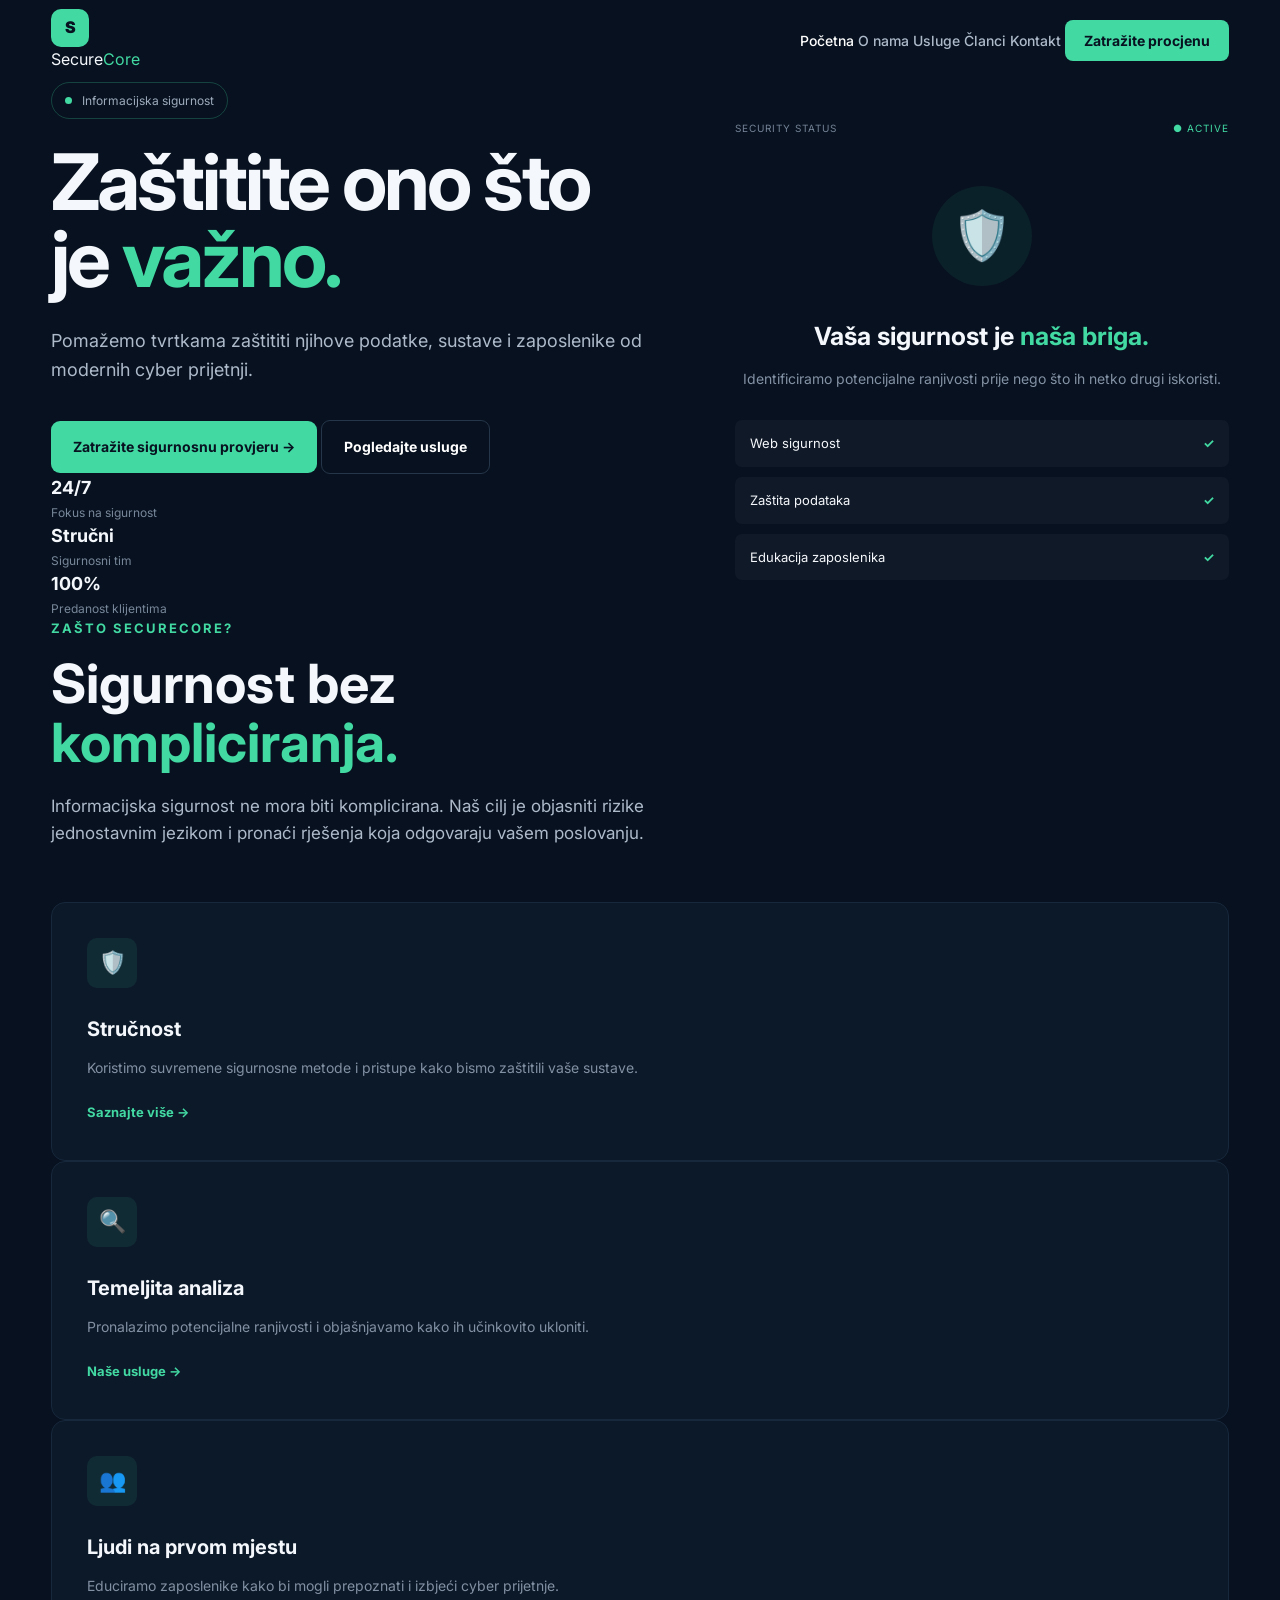
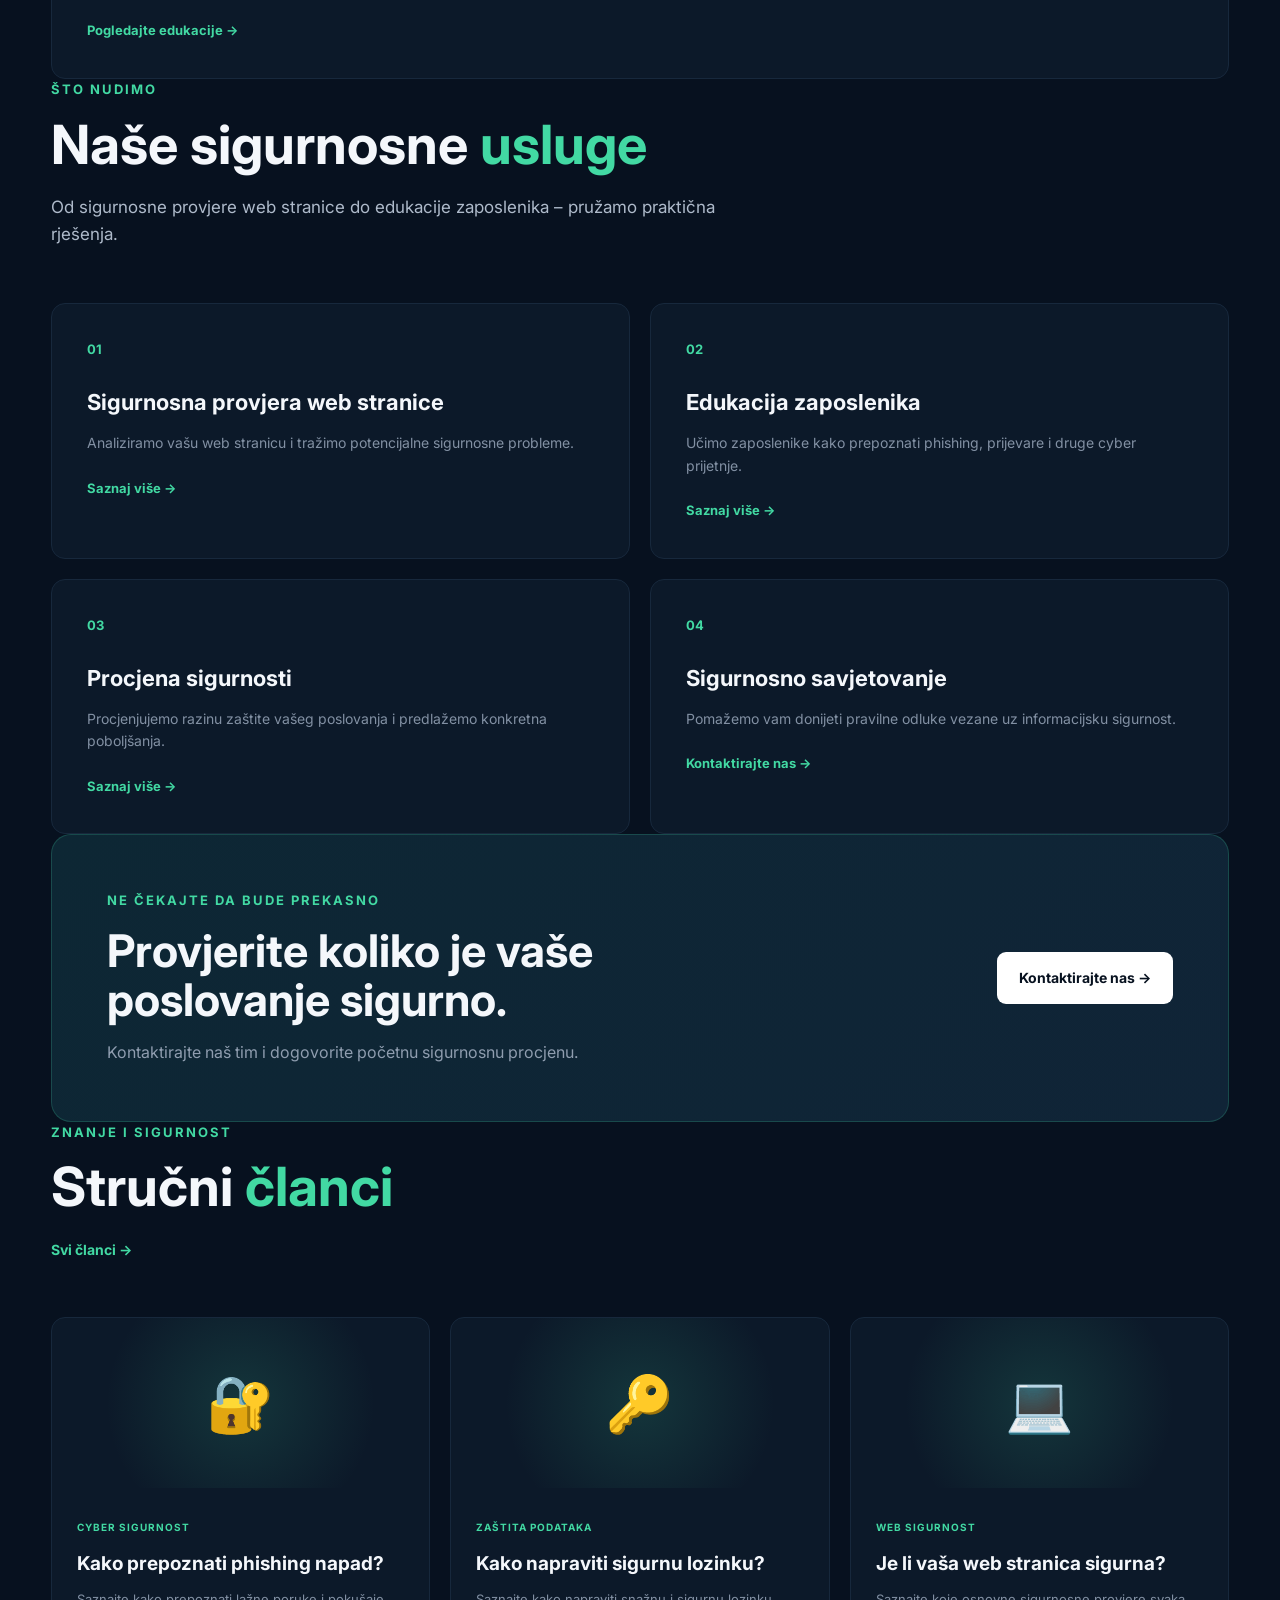
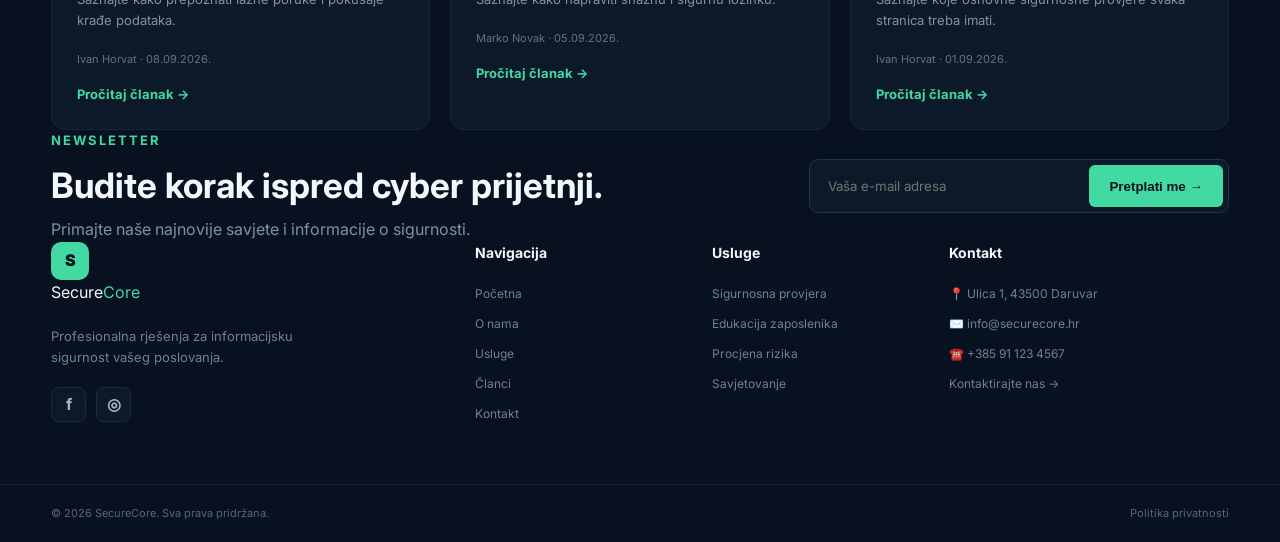
<file: index.html>
<!DOCTYPE html>
<html lang="hr">

<head>
    <meta charset="UTF-8">
    <meta name="viewport" content="width=device-width, initial-scale=1.0">

    <title>SecureCore | Informacijska sigurnost</title>

    <meta name="description"
        content="SecureCore pruža profesionalna rješenja iz područja informacijske sigurnosti, sigurnosne provjere, edukacije i savjetovanja.">

    <link rel="stylesheet" href="style.css">

    <link rel="preconnect" href="https://fonts.googleapis.com">
    <link rel="preconnect" href="https://fonts.gstatic.com" crossorigin>

    <link href="https://fonts.googleapis.com/css2?family=Inter:wght@400;500;600;700;800&display=swap"
        rel="stylesheet">
</head>

<body>

    <!-- HEADER -->

    <header class="header">

        <div class="container nav">

            <a href="index.html" class="logo">
                <span class="logo-icon">S</span>
                <span>Secure<span>Core</span></span>
            </a>

            <nav class="navigation">

                <a href="index.html" class="active">Početna</a>
                <a href="onama.html">O nama</a>
                <a href="usluge.html">Usluge</a>
                <a href="clanci.html">Članci</a>
                <a href="kontakt.html">Kontakt</a>

                <a href="kontakt.html" class="nav-button">
                    Zatražite procjenu
                </a>

            </nav>

        </div>

    </header>


    <!-- HERO -->

    <main>

        <section class="hero">

            <div class="container hero-content">

                <div class="hero-text">

                    <div class="badge">
                        <span></span>
                        Informacijska sigurnost
                    </div>

                    <h1>
                        Zaštitite ono što je
                        <span>važno.</span>
                    </h1>

                    <p>
                        Pomažemo tvrtkama zaštititi njihove podatke,
                        sustave i zaposlenike od modernih cyber prijetnji.
                    </p>

                    <div class="hero-buttons">

                        <a href="kontakt.html" class="button primary">
                            Zatražite sigurnosnu provjeru →
                        </a>

                        <a href="usluge.html" class="button secondary">
                            Pogledajte usluge
                        </a>

                    </div>

                    <div class="trust">

                        <div class="trust-item">
                            <strong>24/7</strong>
                            <span>Fokus na sigurnost</span>
                        </div>

                        <div class="trust-item">
                            <strong>Stručni</strong>
                            <span>Sigurnosni tim</span>
                        </div>

                        <div class="trust-item">
                            <strong>100%</strong>
                            <span>Predanost klijentima</span>
                        </div>

                    </div>

                </div>


                <div class="security-card">

                    <div class="card-top">

                        <span>SECURITY STATUS</span>

                        <span class="status">
                            ● ACTIVE
                        </span>

                    </div>

                    <div class="shield">
                        🛡️
                    </div>

                    <h3>
                        Vaša sigurnost je
                        <span>naša briga.</span>
                    </h3>

                    <p>
                        Identificiramo potencijalne ranjivosti
                        prije nego što ih netko drugi iskoristi.
                    </p>

                    <div class="security-lines">

                        <div>
                            <span>Web sigurnost</span>
                            <b>✓</b>
                        </div>

                        <div>
                            <span>Zaštita podataka</span>
                            <b>✓</b>
                        </div>

                        <div>
                            <span>Edukacija zaposlenika</span>
                            <b>✓</b>
                        </div>

                    </div>

                </div>

            </div>

        </section>


        <!-- ZAŠTO MI -->

        <section class="section">

            <div class="container">

                <div class="section-heading">

                    <div class="small-title">
                        ZAŠTO SECURECORE?
                    </div>

                    <h2>
                        Sigurnost bez
                        <span>kompliciranja.</span>
                    </h2>

                    <p>
                        Informacijska sigurnost ne mora biti komplicirana.
                        Naš cilj je objasniti rizike jednostavnim jezikom
                        i pronaći rješenja koja odgovaraju vašem poslovanju.
                    </p>

                </div>


                <div class="features">

                    <div class="feature-card">

                        <div class="feature-icon">
                            🛡️
                        </div>

                        <h3>
                            Stručnost
                        </h3>

                        <p>
                            Koristimo suvremene sigurnosne metode
                            i pristupe kako bismo zaštitili vaše sustave.
                        </p>

                        <a href="onama.html">
                            Saznajte više →
                        </a>

                    </div>


                    <div class="feature-card">

                        <div class="feature-icon">
                            🔍
                        </div>

                        <h3>
                            Temeljita analiza
                        </h3>

                        <p>
                            Pronalazimo potencijalne ranjivosti
                            i objašnjavamo kako ih učinkovito ukloniti.
                        </p>

                        <a href="usluge.html">
                            Naše usluge →
                        </a>

                    </div>


                    <div class="feature-card">

                        <div class="feature-icon">
                            👥
                        </div>

                        <h3>
                            Ljudi na prvom mjestu
                        </h3>

                        <p>
                            Educiramo zaposlenike kako bi mogli
                            prepoznati i izbjeći cyber prijetnje.
                        </p>

                        <a href="usluge.html">
                            Pogledajte edukacije →
                        </a>

                    </div>

                </div>

            </div>

        </section>


        <!-- USLUGE -->

        <section class="services-section">

            <div class="container">

                <div class="section-heading">

                    <div class="small-title">
                        ŠTO NUDIMO
                    </div>

                    <h2>
                        Naše sigurnosne
                        <span>usluge</span>
                    </h2>

                    <p>
                        Od sigurnosne provjere web stranice do edukacije
                        zaposlenika – pružamo praktična rješenja.
                    </p>

                </div>


                <div class="services-grid">

                    <a href="usluge.html#web" class="service">

                        <div class="service-number">
                            01
                        </div>

                        <h3>
                            Sigurnosna provjera web stranice
                        </h3>

                        <p>
                            Analiziramo vašu web stranicu i tražimo
                            potencijalne sigurnosne probleme.
                        </p>

                        <span>
                            Saznaj više →
                        </span>

                    </a>


                    <a href="usluge.html#edukacija" class="service">

                        <div class="service-number">
                            02
                        </div>

                        <h3>
                            Edukacija zaposlenika
                        </h3>

                        <p>
                            Učimo zaposlenike kako prepoznati phishing,
                            prijevare i druge cyber prijetnje.
                        </p>

                        <span>
                            Saznaj više →
                        </span>

                    </a>


                    <a href="usluge.html#procjena" class="service">

                        <div class="service-number">
                            03
                        </div>

                        <h3>
                            Procjena sigurnosti
                        </h3>

                        <p>
                            Procjenjujemo razinu zaštite vašeg poslovanja
                            i predlažemo konkretna poboljšanja.
                        </p>

                        <span>
                            Saznaj više →
                        </span>

                    </a>


                    <a href="usluge.html#savjetovanje" class="service">

                        <div class="service-number">
                            04
                        </div>

                        <h3>
                            Sigurnosno savjetovanje
                        </h3>

                        <p>
                            Pomažemo vam donijeti pravilne odluke
                            vezane uz informacijsku sigurnost.
                        </p>

                        <span>
                            Kontaktirajte nas →
                        </span>

                    </a>

                </div>

            </div>

        </section>


        <!-- CTA -->

        <section class="cta">

            <div class="container">

                <div class="cta-box">

                    <div>

                        <div class="small-title">
                            NE ČEKAJTE DA BUDE PREKASNO
                        </div>

                        <h2>
                            Provjerite koliko je vaše
                            poslovanje sigurno.
                        </h2>

                        <p>
                            Kontaktirajte naš tim i dogovorite
                            početnu sigurnosnu procjenu.
                        </p>

                    </div>

                    <a href="kontakt.html" class="button white">
                        Kontaktirajte nas →
                    </a>

                </div>

            </div>

        </section>


        <!-- ČLANCI -->

        <section class="section">

            <div class="container">

                <div class="section-heading articles-heading">

                    <div>

                        <div class="small-title">
                            ZNANJE I SIGURNOST
                        </div>

                        <h2>
                            Stručni <span>članci</span>
                        </h2>

                    </div>

                    <a href="clanci.html" class="all-articles">
                        Svi članci →
                    </a>

                </div>


                <div class="articles">


                    <a href="clanci/phishing.html" class="article-card">

                        <div class="article-image">
                            🔐
                        </div>

                        <div class="article-content">

                            <span class="article-category">
                                CYBER SIGURNOST
                            </span>

                            <h3>
                                Kako prepoznati phishing napad?
                            </h3>

                            <p>
                                Saznajte kako prepoznati lažne poruke
                                i pokušaje krađe podataka.
                            </p>

                            <div class="article-meta">
                                Ivan Horvat · 08.09.2026.
                            </div>

                            <span class="read-more">
                                Pročitaj članak →
                            </span>

                        </div>

                    </a>


                    <a href="clanci/lozinke.html" class="article-card">

                        <div class="article-image">
                            🔑
                        </div>

                        <div class="article-content">

                            <span class="article-category">
                                ZAŠTITA PODATAKA
                            </span>

                            <h3>
                                Kako napraviti sigurnu lozinku?
                            </h3>

                            <p>
                                Saznajte kako napraviti snažnu
                                i sigurnu lozinku.
                            </p>

                            <div class="article-meta">
                                Marko Novak · 05.09.2026.
                            </div>

                            <span class="read-more">
                                Pročitaj članak →
                            </span>

                        </div>

                    </a>


                    <a href="clanci/web-sigurnost.html" class="article-card">

                        <div class="article-image">
                            💻
                        </div>

                        <div class="article-content">

                            <span class="article-category">
                                WEB SIGURNOST
                            </span>

                            <h3>
                                Je li vaša web stranica sigurna?
                            </h3>

                            <p>
                                Saznajte koje osnovne sigurnosne
                                provjere svaka stranica treba imati.
                            </p>

                            <div class="article-meta">
                                Ivan Horvat · 01.09.2026.
                            </div>

                            <span class="read-more">
                                Pročitaj članak →
                            </span>

                        </div>

                    </a>

                </div>

            </div>

        </section>


        <!-- NEWSLETTER -->

        <section class="newsletter">

            <div class="container newsletter-content">

                <div>

                    <div class="small-title">
                        NEWSLETTER
                    </div>

                    <h2>
                        Budite korak ispred
                        cyber prijetnji.
                    </h2>

                    <p>
                        Primajte naše najnovije savjete
                        i informacije o sigurnosti.
                    </p>

                </div>

                <form class="newsletter-form">

                    <input
                        type="email"
                        placeholder="Vaša e-mail adresa"
                        required>

                    <button type="submit">
                        Pretplati me →
                    </button>

                </form>

            </div>

        </section>

    </main>


    <!-- FOOTER -->

    <footer class="footer">

        <div class="container footer-grid">


            <div class="footer-brand">

                <a href="index.html" class="logo">

                    <span class="logo-icon">
                        S
                    </span>

                    <span>
                        Secure<span>Core</span>
                    </span>

                </a>

                <p>
                    Profesionalna rješenja za informacijsku
                    sigurnost vašeg poslovanja.
                </p>

                <div class="socials">

                    <a href="https://www.facebook.com/"
                       target="_blank"
                       rel="noopener noreferrer">
                        f
                    </a>

                    <a href="https://www.instagram.com/"
                       target="_blank"
                       rel="noopener noreferrer">
                        ◎
                    </a>

                </div>

            </div>


            <div class="footer-column">

                <h4>Navigacija</h4>

                <a href="index.html">Početna</a>
                <a href="onama.html">O nama</a>
                <a href="usluge.html">Usluge</a>
                <a href="clanci.html">Članci</a>
                <a href="kontakt.html">Kontakt</a>

            </div>


            <div class="footer-column">

                <h4>Usluge</h4>

                <a href="usluge.html#web">
                    Sigurnosna provjera
                </a>

                <a href="usluge.html#edukacija">
                    Edukacija zaposlenika
                </a>

                <a href="usluge.html#procjena">
                    Procjena rizika
                </a>

                <a href="usluge.html#savjetovanje">
                    Savjetovanje
                </a>

            </div>


            <div class="footer-column">

                <h4>Kontakt</h4>

                <p>
                    📍 Ulica 1, 43500 Daruvar
                </p>

                <p>
                    ✉️ info@securecore.hr
                </p>

                <p>
                    ☎️ +385 91 123 4567
                </p>

                <a href="kontakt.html">
                    Kontaktirajte nas →
                </a>

            </div>

        </div>


        <div class="footer-bottom">

            <div class="container">

                <p>
                    © 2026 SecureCore. Sva prava pridržana.
                </p>

                <a href="privatnost.html">
                    Politika privatnosti
                </a>

            </div>

        </div>

    </footer>

</body>

</html>
</file>
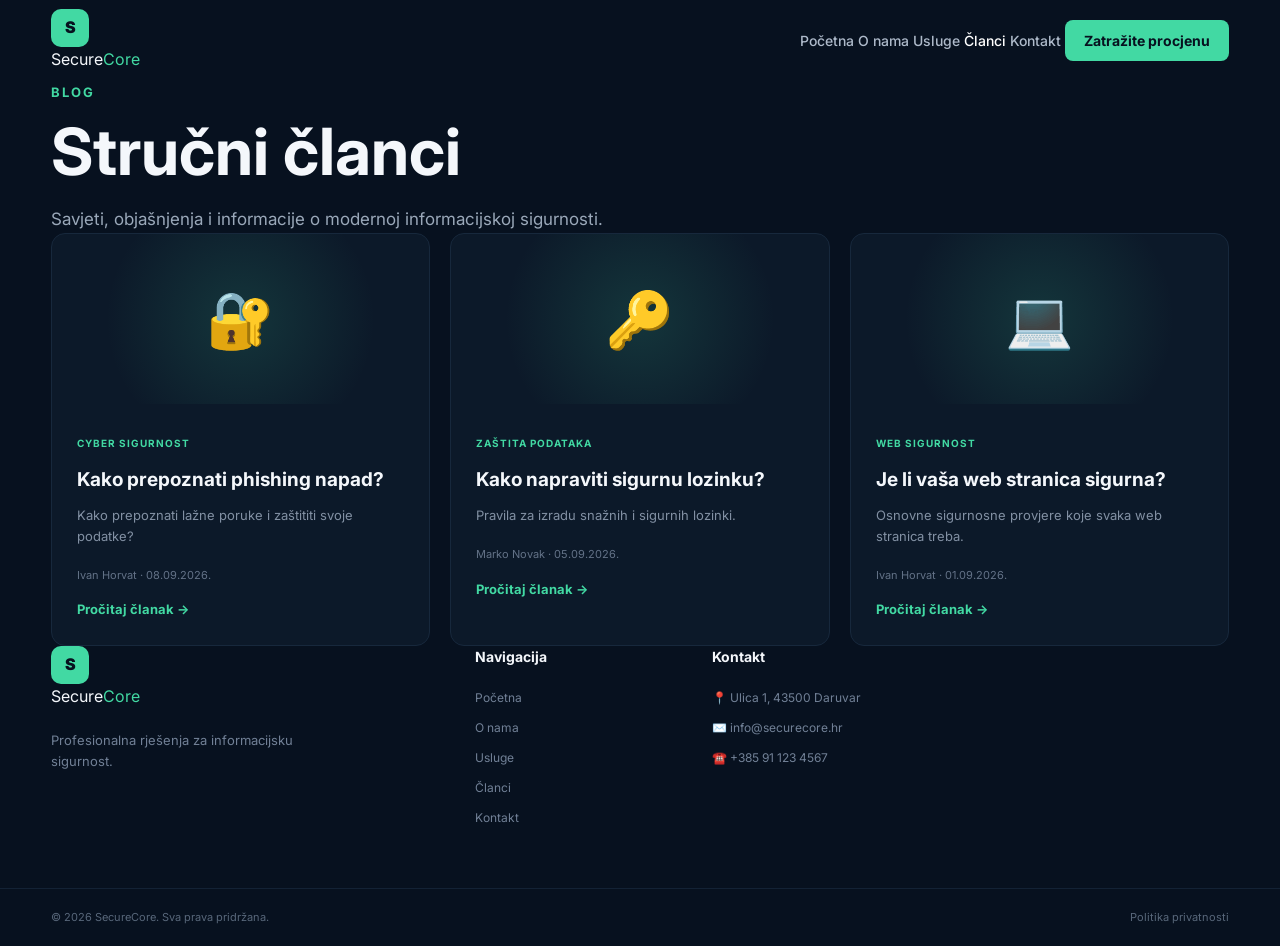
<file: clanci.html>
<!DOCTYPE html>
<html lang="hr">

<head>

<meta charset="UTF-8">

<meta name="viewport" content="width=device-width, initial-scale=1.0">

<title>Stručni članci | SecureCore</title>

<link rel="stylesheet" href="style.css">

<link rel="preconnect" href="https://fonts.googleapis.com">

<link rel="preconnect"
      href="https://fonts.gstatic.com"
      crossorigin>

<link href="https://fonts.googleapis.com/css2?family=Inter:wght@400;500;600;700;800&display=swap"
      rel="stylesheet">

</head>

<body>


<header class="header">

<div class="container nav">

<a href="index.html" class="logo">

<span class="logo-icon">S</span>

<span>
Secure<span>Core</span>
</span>

</a>


<nav class="navigation">

<a href="index.html">Početna</a>

<a href="onama.html">O nama</a>

<a href="usluge.html">Usluge</a>

<a href="clanci.html" class="active">
Članci
</a>

<a href="kontakt.html">Kontakt</a>

<a href="kontakt.html" class="nav-button">
Zatražite procjenu
</a>

</nav>

</div>

</header>


<main>

<section class="page-header">

<div class="container">

<div class="small-title">
BLOG
</div>

<h1>
Stručni članci
</h1>

<p>
Savjeti, objašnjenja i informacije o modernoj
informacijskoj sigurnosti.
</p>

</div>

</section>


<section class="section">

<div class="container">

<div class="articles">


<a href="clanci/phishing.html"
   class="article-card">

<div class="article-image">
🔐
</div>

<div class="article-content">

<span class="article-category">
CYBER SIGURNOST
</span>

<h3>
Kako prepoznati phishing napad?
</h3>

<p>
Kako prepoznati lažne poruke i zaštititi svoje podatke?
</p>

<div class="article-meta">
Ivan Horvat · 08.09.2026.
</div>

<span class="read-more">
Pročitaj članak →
</span>

</div>

</a>


<a href="clanci/lozinke.html"
   class="article-card">

<div class="article-image">
🔑
</div>

<div class="article-content">

<span class="article-category">
ZAŠTITA PODATAKA
</span>

<h3>
Kako napraviti sigurnu lozinku?
</h3>

<p>
Pravila za izradu snažnih i sigurnih lozinki.
</p>

<div class="article-meta">
Marko Novak · 05.09.2026.
</div>

<span class="read-more">
Pročitaj članak →
</span>

</div>

</a>


<a href="clanci/web-sigurnost.html"
   class="article-card">

<div class="article-image">
💻
</div>

<div class="article-content">

<span class="article-category">
WEB SIGURNOST
</span>

<h3>
Je li vaša web stranica sigurna?
</h3>

<p>
Osnovne sigurnosne provjere koje svaka web stranica treba.
</p>

<div class="article-meta">
Ivan Horvat · 01.09.2026.
</div>

<span class="read-more">
Pročitaj članak →
</span>

</div>

</a>


</div>

</div>

</section>

</main>


<footer class="footer">

<div class="container footer-grid">

<div class="footer-brand">

<a href="index.html" class="logo">

<span class="logo-icon">S</span>

<span>
Secure<span>Core</span>
</span>

</a>

<p>
Profesionalna rješenja za informacijsku sigurnost.
</p>

</div>


<div class="footer-column">

<h4>Navigacija</h4>

<a href="index.html">Početna</a>

<a href="onama.html">O nama</a>

<a href="usluge.html">Usluge</a>

<a href="clanci.html">Članci</a>

<a href="kontakt.html">Kontakt</a>

</div>


<div class="footer-column">

<h4>Kontakt</h4>

<p>📍 Ulica 1, 43500 Daruvar</p>

<p>✉️ info@securecore.hr</p>

<p>☎️ +385 91 123 4567</p>

</div>

</div>


<div class="footer-bottom">

<div class="container">

<p>
© 2026 SecureCore. Sva prava pridržana.
</p>

<a href="privatnost.html">
Politika privatnosti
</a>

</div>

</div>

</footer>

</body>

</html>
</file>
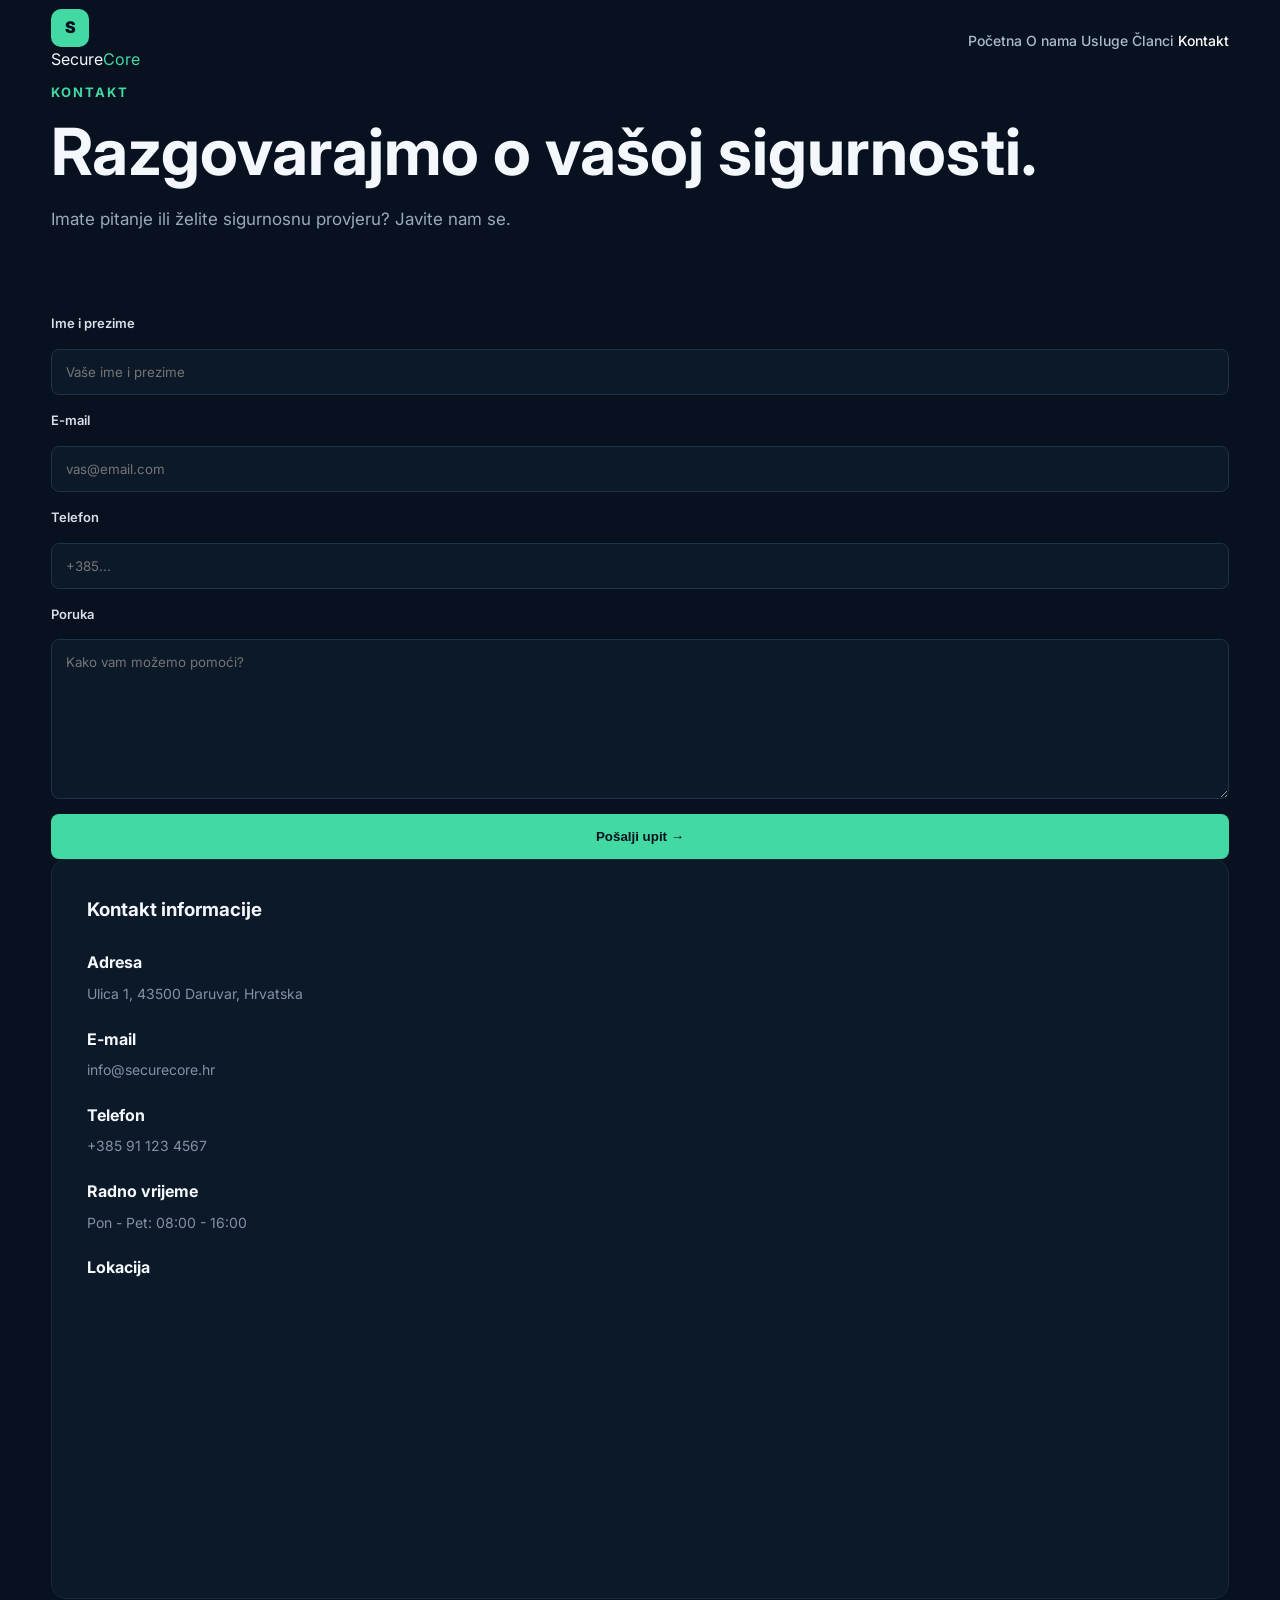
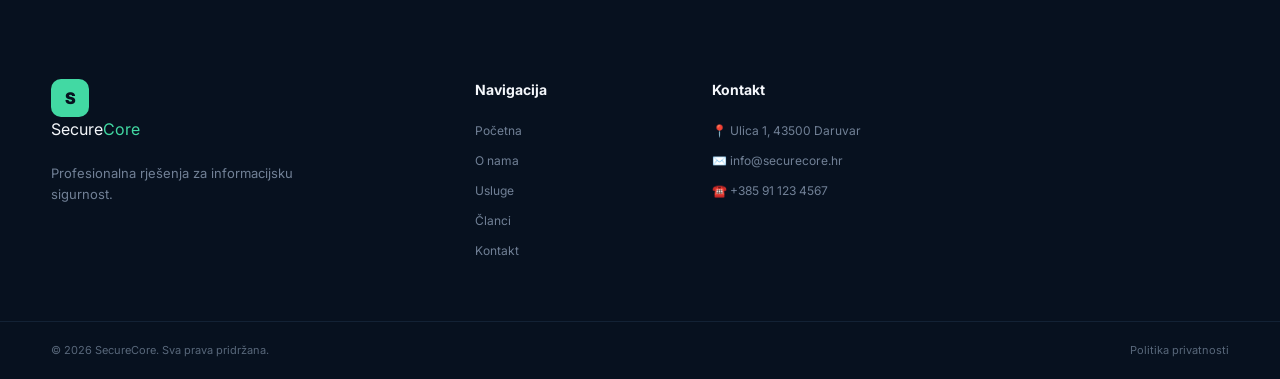
<file: kontakt.html>
<!DOCTYPE html>
<html lang="hr">

<head>

<meta charset="UTF-8">

<meta name="viewport" content="width=device-width, initial-scale=1.0">

<title>Kontakt | SecureCore</title>

<link rel="stylesheet" href="style.css">

<link rel="preconnect" href="https://fonts.googleapis.com">

<link rel="preconnect"
      href="https://fonts.gstatic.com"
      crossorigin>

<link href="https://fonts.googleapis.com/css2?family=Inter:wght@400;500;600;700;800&display=swap"
      rel="stylesheet">

</head>

<body>


<header class="header">

<div class="container nav">

<a href="index.html" class="logo">

<span class="logo-icon">S</span>

<span>
Secure<span>Core</span>
</span>

</a>


<nav class="navigation">

<a href="index.html">Početna</a>

<a href="onama.html">O nama</a>

<a href="usluge.html">Usluge</a>

<a href="clanci.html">Članci</a>

<a href="kontakt.html" class="active">
Kontakt
</a>

</nav>

</div>

</header>


<main>

<section class="page-header">

<div class="container">

<div class="small-title">
KONTAKT
</div>

<h1>
Razgovarajmo o vašoj
<span>sigurnosti.</span>
</h1>

<p>
Imate pitanje ili želite sigurnosnu provjeru?
Javite nam se.
</p>

</div>

</section>


<section class="content-section">

<div class="container">

<div class="contact-grid">


<div>

<form class="contact-form">

<label for="ime">
Ime i prezime
</label>

<input
    type="text"
    id="ime"
    name="ime"
    required
    placeholder="Vaše ime i prezime">


<label for="email">
E-mail
</label>

<input
    type="email"
    id="email"
    name="email"
    required
    placeholder="vas@email.com">


<label for="telefon">
Telefon
</label>

<input
    type="tel"
    id="telefon"
    name="telefon"
    required
    placeholder="+385...">


<label for="poruka">
Poruka
</label>

<textarea
    id="poruka"
    name="poruka"
    required
    placeholder="Kako vam možemo pomoći?"></textarea>


<button type="submit">
Pošalji upit →
</button>

</form>

</div>


<div class="contact-info">

<h3>
Kontakt informacije
</h3>


<div class="contact-item">

<strong>
Adresa
</strong>

<span>
Ulica 1, 43500 Daruvar, Hrvatska
</span>

</div>


<div class="contact-item">

<strong>
E-mail
</strong>

<span>
info@securecore.hr
</span>

</div>


<div class="contact-item">

<strong>
Telefon
</strong>

<span>
+385 91 123 4567
</span>

</div>


<div class="contact-item">

<strong>
Radno vrijeme
</strong>

<span>
Pon - Pet: 08:00 - 16:00
</span>

</div>


<div class="contact-item">

<strong>
Lokacija
</strong>

<iframe
    src="https://www.google.com/maps?q=Daruvar,Croatia&output=embed"
    width="100%"
    height="250"
    style="border:0; border-radius:10px;"
    loading="lazy">
</iframe>

</div>

</div>

</div>

</div>

</section>

</main>


<footer class="footer">

<div class="container footer-grid">

<div class="footer-brand">

<a href="index.html" class="logo">

<span class="logo-icon">S</span>

<span>
Secure<span>Core</span>
</span>

</a>

<p>
Profesionalna rješenja za informacijsku sigurnost.
</p>

</div>


<div class="footer-column">

<h4>Navigacija</h4>

<a href="index.html">Početna</a>

<a href="onama.html">O nama</a>

<a href="usluge.html">Usluge</a>

<a href="clanci.html">Članci</a>

<a href="kontakt.html">Kontakt</a>

</div>


<div class="footer-column">

<h4>Kontakt</h4>

<p>📍 Ulica 1, 43500 Daruvar</p>

<p>✉️ info@securecore.hr</p>

<p>☎️ +385 91 123 4567</p>

</div>

</div>


<div class="footer-bottom">

<div class="container">

<p>
© 2026 SecureCore. Sva prava pridržana.
</p>

<a href="privatnost.html">
Politika privatnosti
</a>

</div>

</div>

</footer>

</body>

</html>
</file>
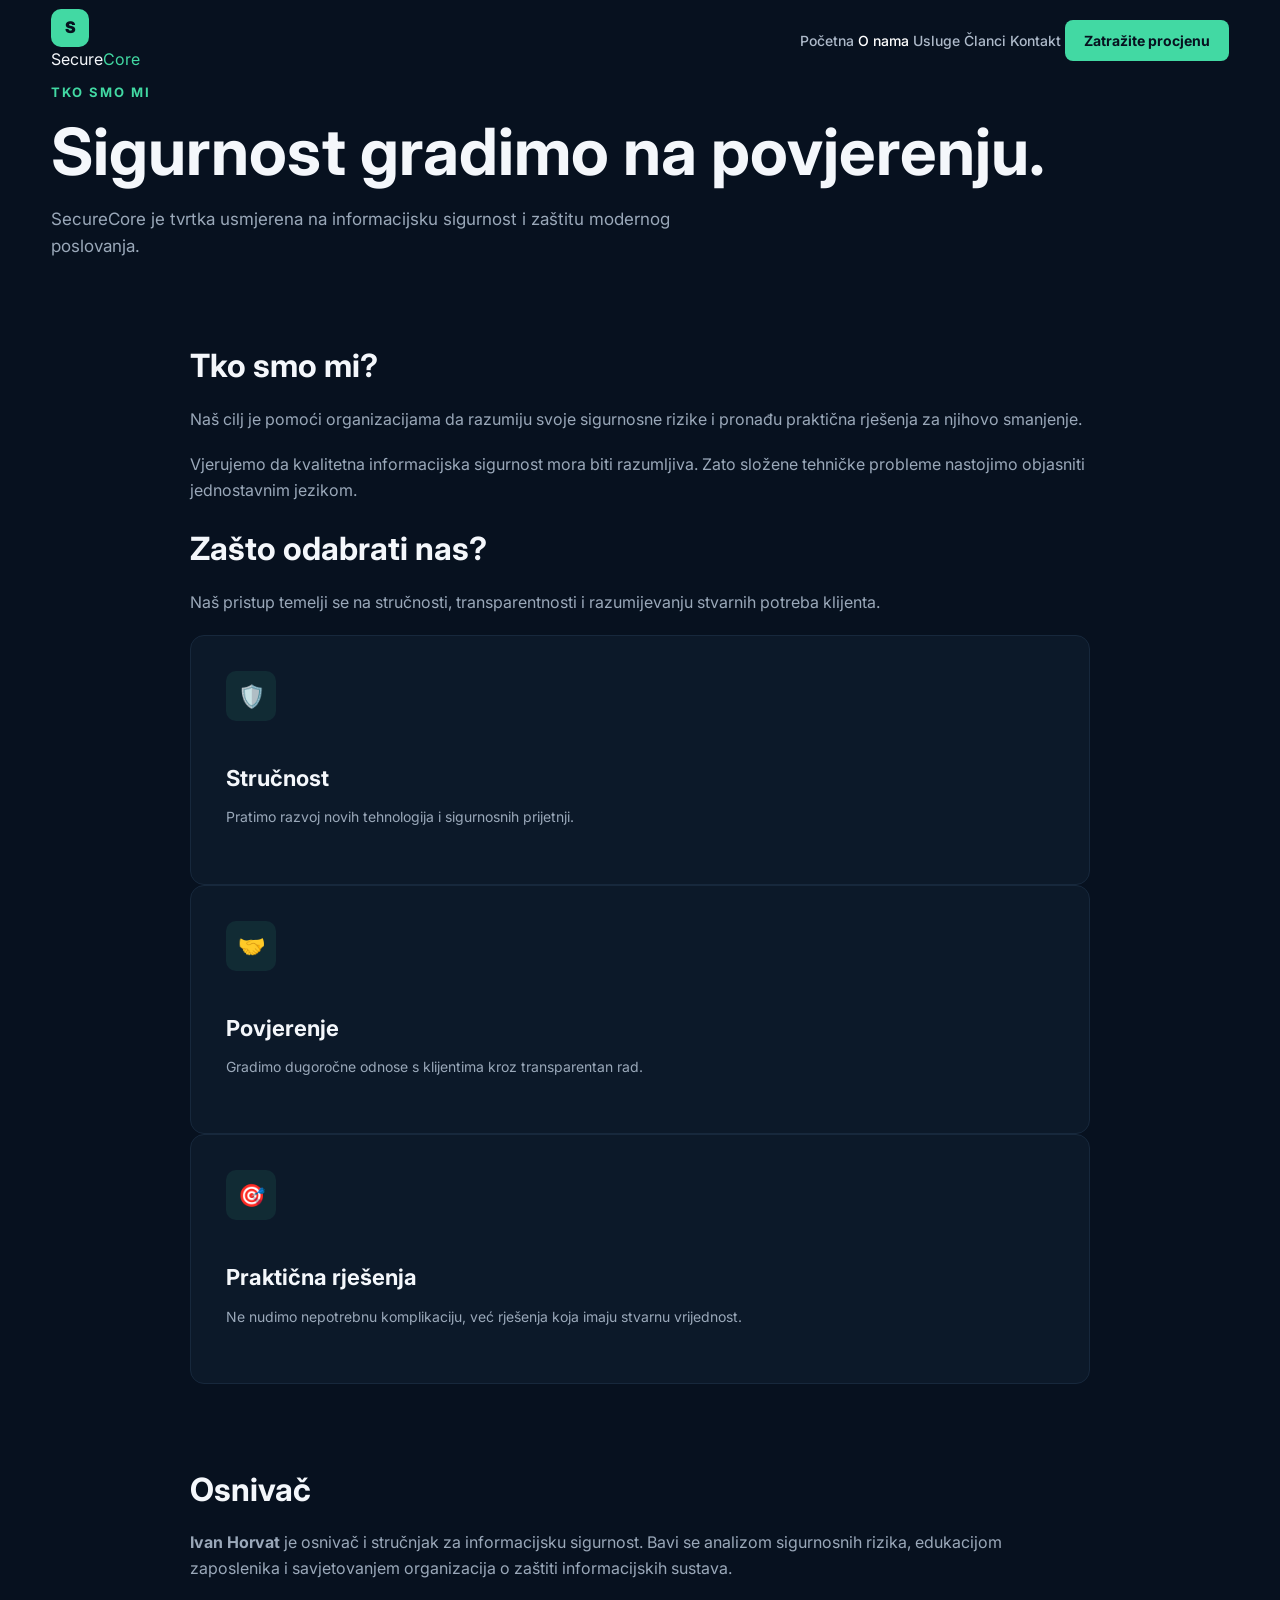
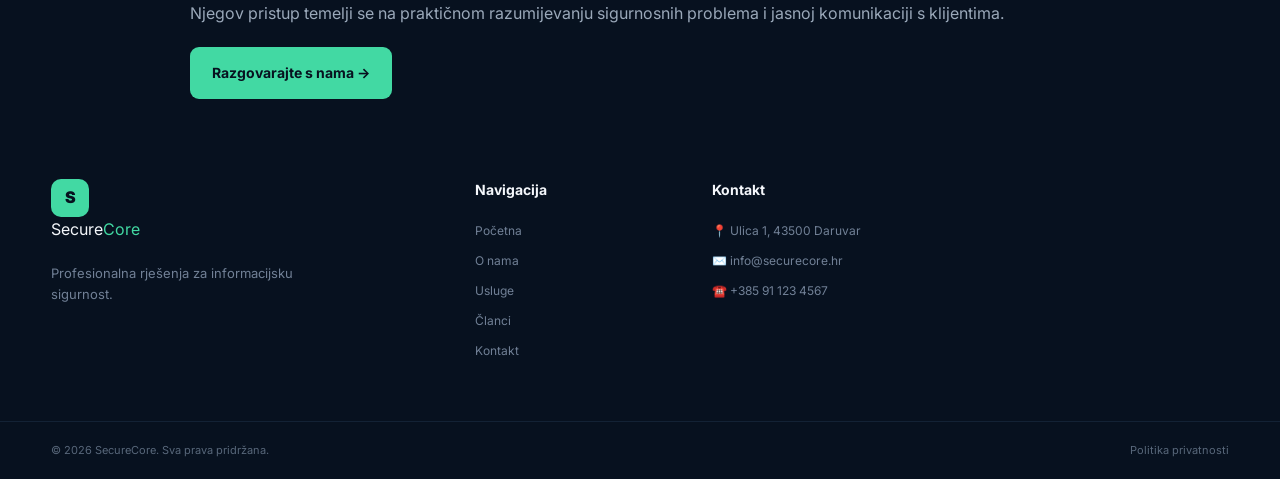
<file: onama.html>
<!DOCTYPE html>
<html lang="hr">

<head>

    <meta charset="UTF-8">

    <meta name="viewport" content="width=device-width, initial-scale=1.0">

    <title>O nama | SecureCore</title>

    <link rel="stylesheet" href="style.css">

    <link rel="preconnect" href="https://fonts.googleapis.com">
    <link rel="preconnect" href="https://fonts.gstatic.com" crossorigin>

    <link href="https://fonts.googleapis.com/css2?family=Inter:wght@400;500;600;700;800&display=swap"
        rel="stylesheet">

</head>

<body>


<header class="header">

    <div class="container nav">

        <a href="index.html" class="logo">
            <span class="logo-icon">S</span>
            <span>Secure<span>Core</span></span>
        </a>

        <nav class="navigation">

            <a href="index.html">Početna</a>

            <a href="onama.html" class="active">
                O nama
            </a>

            <a href="usluge.html">
                Usluge
            </a>

            <a href="clanci.html">
                Članci
            </a>

            <a href="kontakt.html">
                Kontakt
            </a>

            <a href="kontakt.html" class="nav-button">
                Zatražite procjenu
            </a>

        </nav>

    </div>

</header>


<main>

<section class="page-header">

    <div class="container">

        <div class="small-title">
            TKO SMO MI
        </div>

        <h1>
            Sigurnost gradimo na
            <span>povjerenju.</span>
        </h1>

        <p>
            SecureCore je tvrtka usmjerena na informacijsku sigurnost
            i zaštitu modernog poslovanja.
        </p>

    </div>

</section>


<section class="content-section">

<div class="container">

<div class="content-box">

    <h2>
        Tko smo mi?
    </h2>

    <p>
        Naš cilj je pomoći organizacijama da razumiju svoje
        sigurnosne rizike i pronađu praktična rješenja za njihovo
        smanjenje.
    </p>

    <p>
        Vjerujemo da kvalitetna informacijska sigurnost mora biti
        razumljiva. Zato složene tehničke probleme nastojimo
        objasniti jednostavnim jezikom.
    </p>


    <h2>
        Zašto odabrati nas?
    </h2>

    <p>
        Naš pristup temelji se na stručnosti, transparentnosti
        i razumijevanju stvarnih potreba klijenta.
    </p>

    <div class="features">

        <div class="feature-card">

            <div class="feature-icon">
                🛡️
            </div>

            <h3>
                Stručnost
            </h3>

            <p>
                Pratimo razvoj novih tehnologija i sigurnosnih
                prijetnji.
            </p>

        </div>


        <div class="feature-card">

            <div class="feature-icon">
                🤝
            </div>

            <h3>
                Povjerenje
            </h3>

            <p>
                Gradimo dugoročne odnose s klijentima kroz
                transparentan rad.
            </p>

        </div>


        <div class="feature-card">

            <div class="feature-icon">
                🎯
            </div>

            <h3>
                Praktična rješenja
            </h3>

            <p>
                Ne nudimo nepotrebnu komplikaciju, već rješenja
                koja imaju stvarnu vrijednost.
            </p>

        </div>

    </div>


    <h2 style="margin-top:80px;">
        Osnivač
    </h2>

    <p>
        <strong>Ivan Horvat</strong> je osnivač i stručnjak za
        informacijsku sigurnost. Bavi se analizom sigurnosnih
        rizika, edukacijom zaposlenika i savjetovanjem organizacija
        o zaštiti informacijskih sustava.
    </p>

    <p>
        Njegov pristup temelji se na praktičnom razumijevanju
        sigurnosnih problema i jasnoj komunikaciji s klijentima.
    </p>


    <a href="kontakt.html" class="button primary">
        Razgovarajte s nama →
    </a>

</div>

</div>

</section>

</main>


<footer class="footer">

<div class="container footer-grid">

<div class="footer-brand">

    <a href="index.html" class="logo">

        <span class="logo-icon">S</span>

        <span>
            Secure<span>Core</span>
        </span>

    </a>

    <p>
        Profesionalna rješenja za informacijsku sigurnost.
    </p>

</div>


<div class="footer-column">

    <h4>Navigacija</h4>

    <a href="index.html">Početna</a>
    <a href="onama.html">O nama</a>
    <a href="usluge.html">Usluge</a>
    <a href="clanci.html">Članci</a>
    <a href="kontakt.html">Kontakt</a>

</div>


<div class="footer-column">

    <h4>Kontakt</h4>

    <p>📍 Ulica 1, 43500 Daruvar</p>

    <p>✉️ info@securecore.hr</p>

    <p>☎️ +385 91 123 4567</p>

</div>

</div>


<div class="footer-bottom">

<div class="container">

    <p>
        © 2026 SecureCore. Sva prava pridržana.
    </p>

    <a href="privatnost.html">
        Politika privatnosti
    </a>

</div>

</div>

</footer>

</body>
</html>
</file>
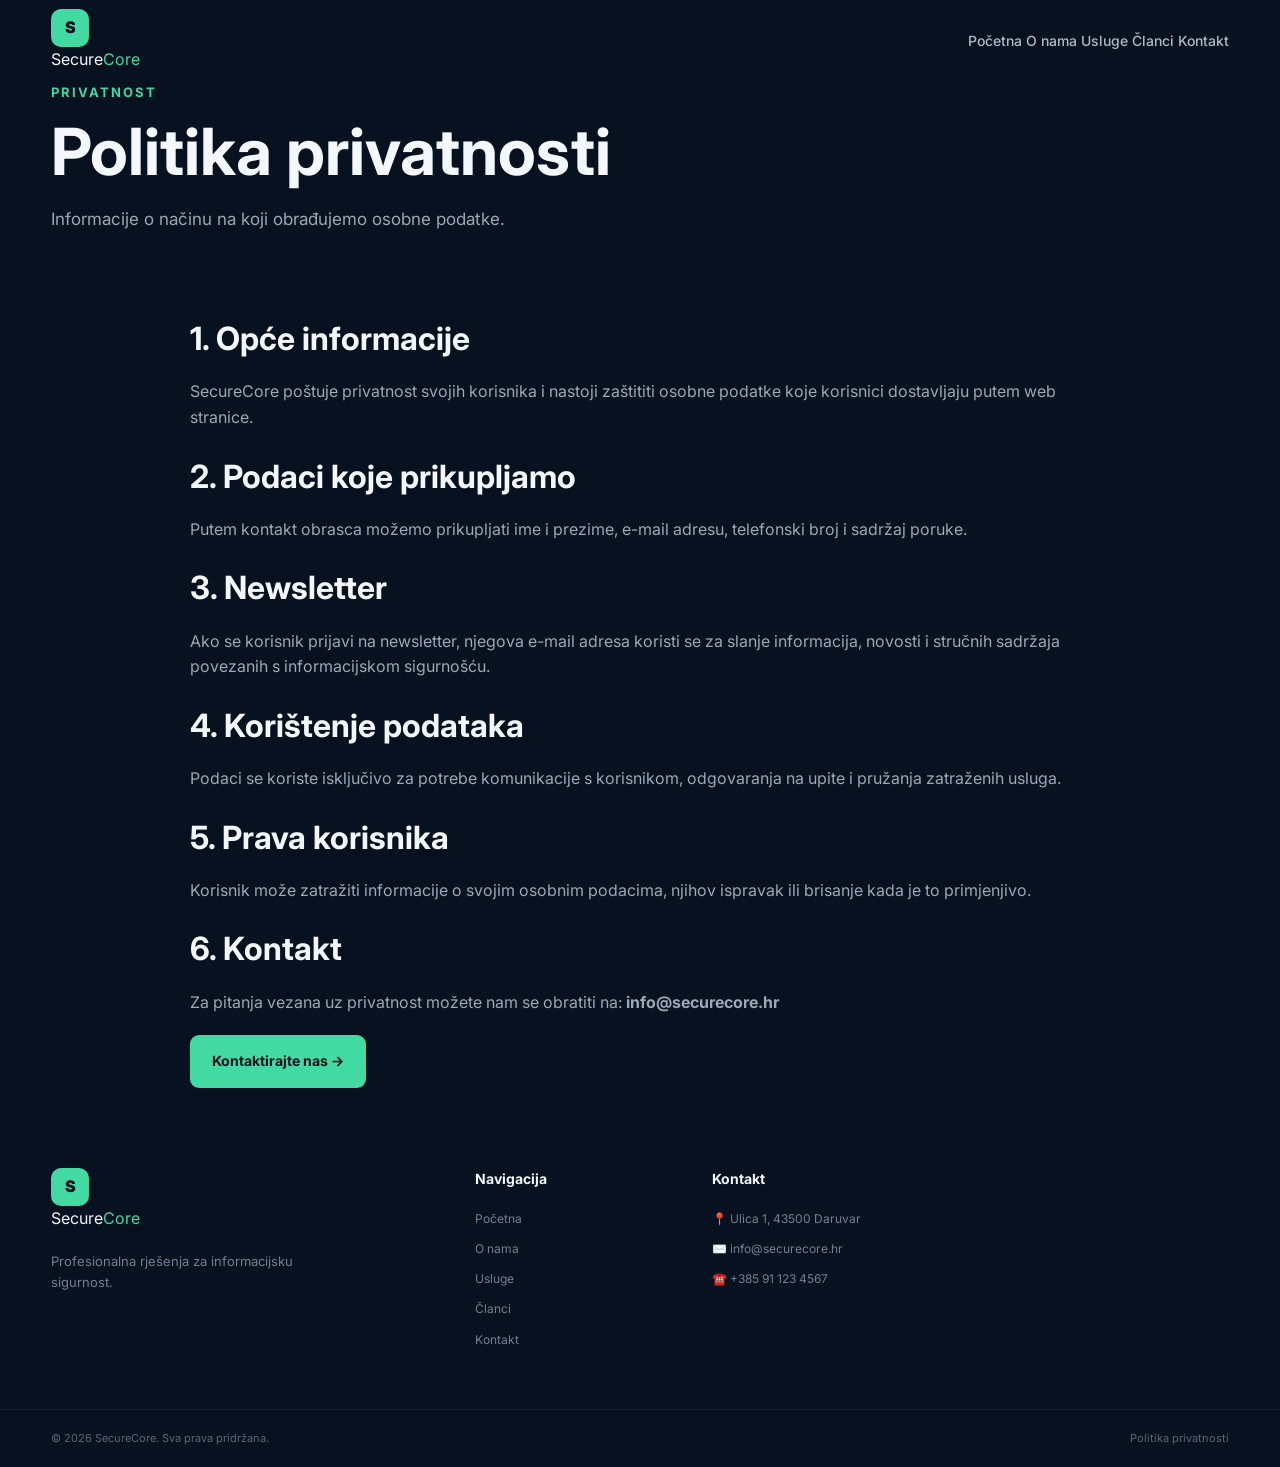
<file: privatnost.html>
<!DOCTYPE html>
<html lang="hr">

<head>

<meta charset="UTF-8">

<meta name="viewport" content="width=device-width, initial-scale=1.0">

<title>Politika privatnosti | SecureCore</title>

<link rel="stylesheet" href="style.css">

<link rel="preconnect" href="https://fonts.googleapis.com">

<link rel="preconnect"
      href="https://fonts.gstatic.com"
      crossorigin>

<link href="https://fonts.googleapis.com/css2?family=Inter:wght@400;500;600;700;800&display=swap"
      rel="stylesheet">

</head>

<body>


<header class="header">

<div class="container nav">

<a href="index.html" class="logo">

<span class="logo-icon">S</span>

<span>
Secure<span>Core</span>
</span>

</a>


<nav class="navigation">

<a href="index.html">Početna</a>

<a href="onama.html">O nama</a>

<a href="usluge.html">Usluge</a>

<a href="clanci.html">Članci</a>

<a href="kontakt.html">Kontakt</a>

</nav>

</div>

</header>


<main>

<section class="page-header">

<div class="container">

<div class="small-title">
PRIVATNOST
</div>

<h1>
Politika privatnosti
</h1>

<p>
Informacije o načinu na koji obrađujemo osobne podatke.
</p>

</div>

</section>


<section class="content-section">

<div class="container">

<div class="content-box">

<h2>
1. Opće informacije
</h2>

<p>
SecureCore poštuje privatnost svojih korisnika i nastoji
zaštititi osobne podatke koje korisnici dostavljaju putem
web stranice.
</p>


<h2>
2. Podaci koje prikupljamo
</h2>

<p>
Putem kontakt obrasca možemo prikupljati ime i prezime,
e-mail adresu, telefonski broj i sadržaj poruke.
</p>


<h2>
3. Newsletter
</h2>

<p>
Ako se korisnik prijavi na newsletter, njegova e-mail adresa
koristi se za slanje informacija, novosti i stručnih sadržaja
povezanih s informacijskom sigurnošću.
</p>


<h2>
4. Korištenje podataka
</h2>

<p>
Podaci se koriste isključivo za potrebe komunikacije s korisnikom,
odgovaranja na upite i pružanja zatraženih usluga.
</p>


<h2>
5. Prava korisnika
</h2>

<p>
Korisnik može zatražiti informacije o svojim osobnim podacima,
njihov ispravak ili brisanje kada je to primjenjivo.
</p>


<h2>
6. Kontakt
</h2>

<p>
Za pitanja vezana uz privatnost možete nam se obratiti na:
<strong>info@securecore.hr</strong>
</p>


<a href="kontakt.html"
   class="button primary">

Kontaktirajte nas →

</a>

</div>

</div>

</section>

</main>


<footer class="footer">

<div class="container footer-grid">

<div class="footer-brand">

<a href="index.html" class="logo">

<span class="logo-icon">S</span>

<span>
Secure<span>Core</span>
</span>

</a>

<p>
Profesionalna rješenja za informacijsku sigurnost.
</p>

</div>


<div class="footer-column">

<h4>Navigacija</h4>

<a href="index.html">Početna</a>

<a href="onama.html">O nama</a>

<a href="usluge.html">Usluge</a>

<a href="clanci.html">Članci</a>

<a href="kontakt.html">Kontakt</a>

</div>


<div class="footer-column">

<h4>Kontakt</h4>

<p>📍 Ulica 1, 43500 Daruvar</p>

<p>✉️ info@securecore.hr</p>

<p>☎️ +385 91 123 4567</p>

</div>

</div>


<div class="footer-bottom">

<div class="container">

<p>
© 2026 SecureCore. Sva prava pridržana.
</p>

<a href="privatnost.html">
Politika privatnosti
</a>

</div>

</div>

</footer>

</body>

</html>
</file>
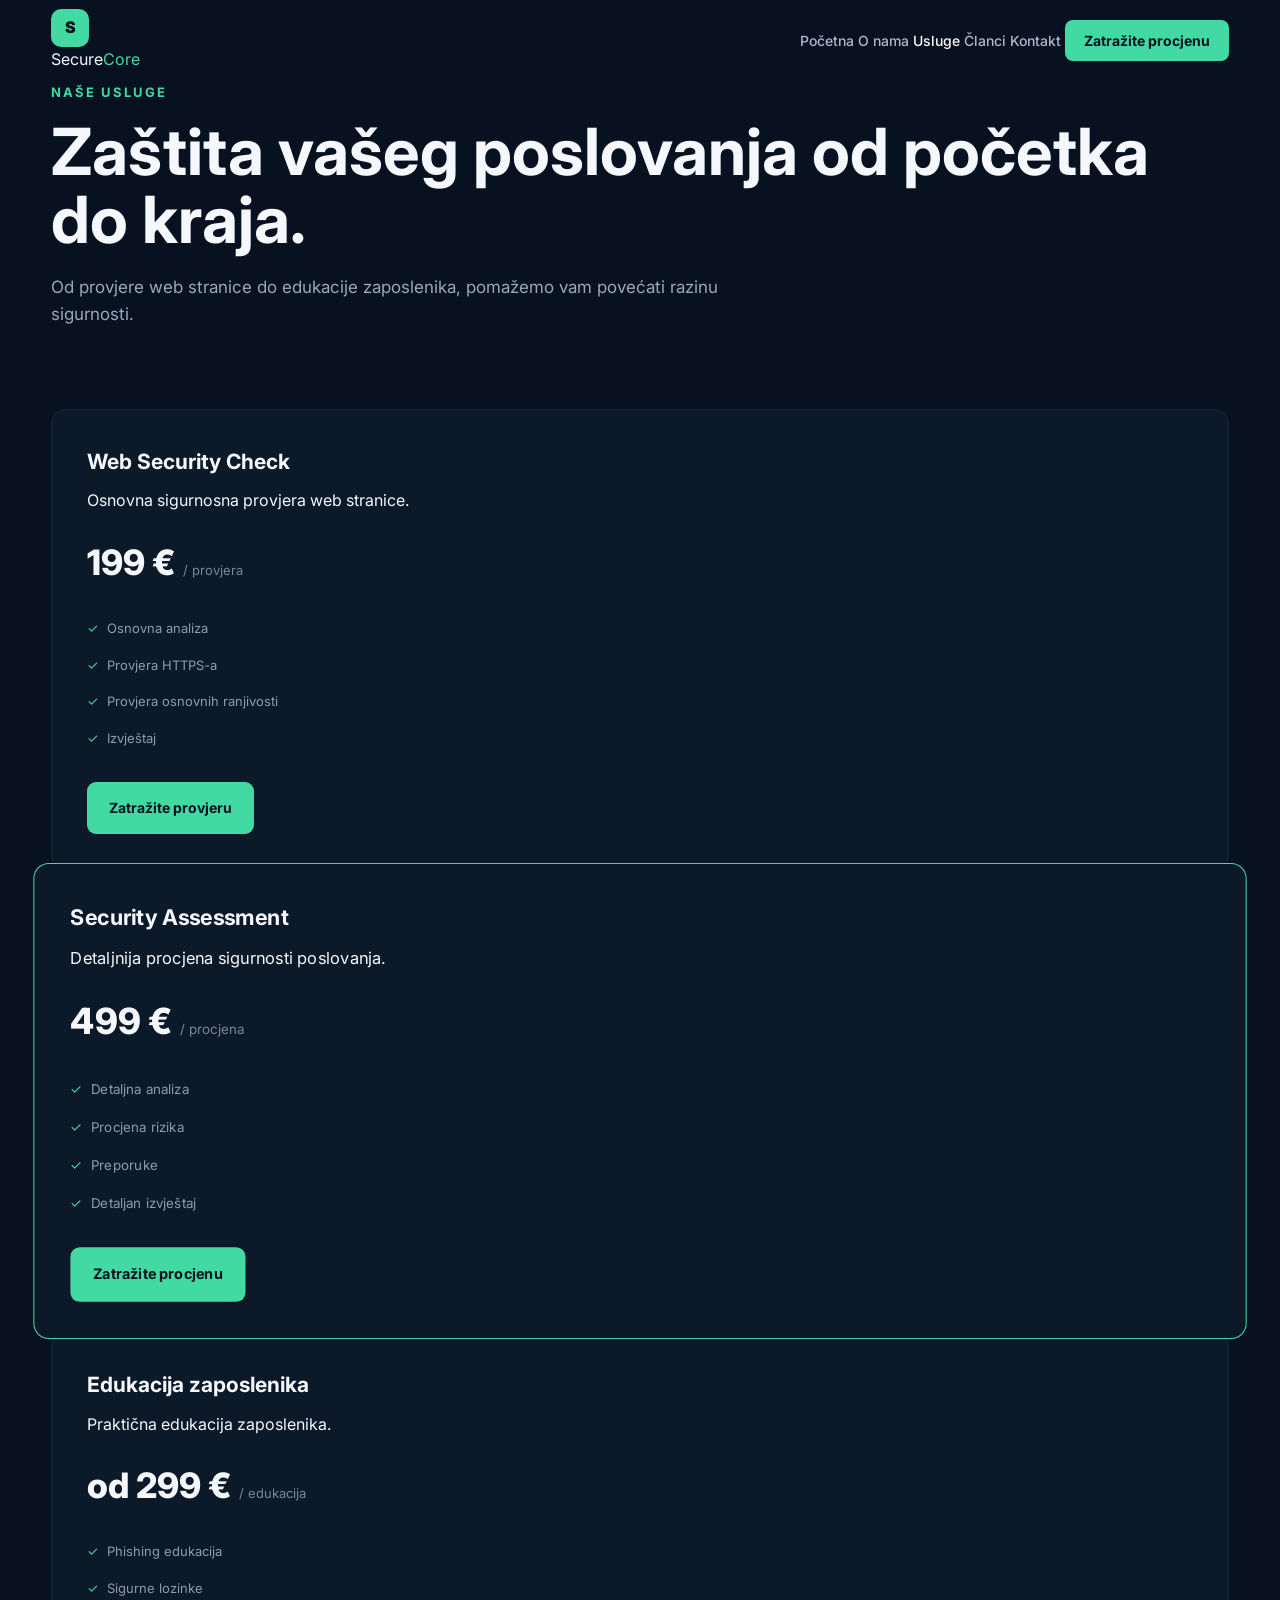
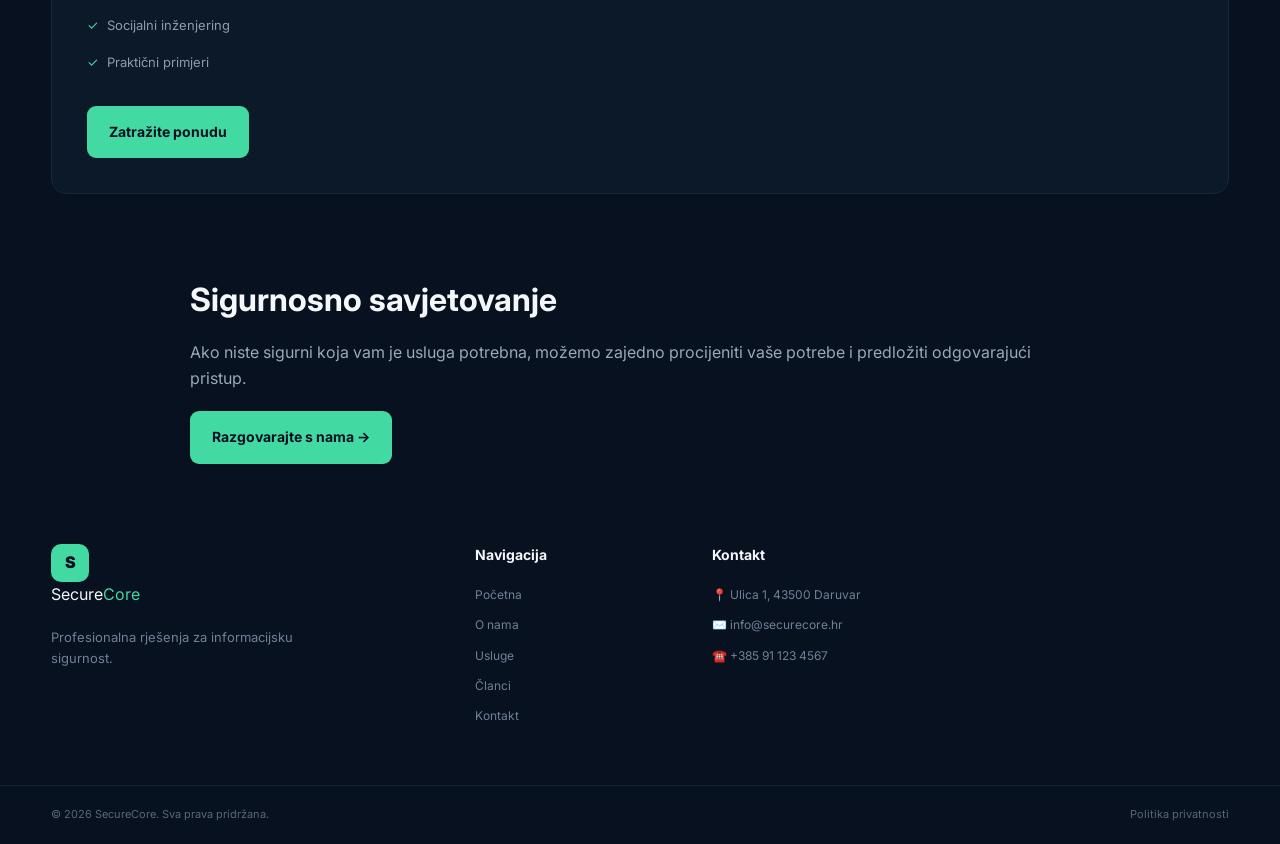
<file: usluge.html>
<!DOCTYPE html>
<html lang="hr">

<head>

<meta charset="UTF-8">

<meta name="viewport" content="width=device-width, initial-scale=1.0">

<title>Usluge | SecureCore</title>

<link rel="stylesheet" href="style.css">

<link rel="preconnect" href="https://fonts.googleapis.com">

<link rel="preconnect"
      href="https://fonts.gstatic.com"
      crossorigin>

<link href="https://fonts.googleapis.com/css2?family=Inter:wght@400;500;600;700;800&display=swap"
      rel="stylesheet">

</head>

<body>


<header class="header">

<div class="container nav">

<a href="index.html" class="logo">

<span class="logo-icon">S</span>

<span>
Secure<span>Core</span>
</span>

</a>


<nav class="navigation">

<a href="index.html">Početna</a>

<a href="onama.html">
O nama
</a>

<a href="usluge.html" class="active">
Usluge
</a>

<a href="clanci.html">
Članci
</a>

<a href="kontakt.html">
Kontakt
</a>

<a href="kontakt.html" class="nav-button">
Zatražite procjenu
</a>

</nav>

</div>

</header>


<main>


<section class="page-header">

<div class="container">

<div class="small-title">
NAŠE USLUGE
</div>

<h1>
Zaštita vašeg poslovanja
<span>od početka do kraja.</span>
</h1>

<p>
Od provjere web stranice do edukacije zaposlenika,
pomažemo vam povećati razinu sigurnosti.
</p>

</div>

</section>


<section class="content-section">

<div class="container">

<div class="price-grid">


<div class="price-card" id="web">

<h3>
Web Security Check
</h3>

<p>
Osnovna sigurnosna provjera web stranice.
</p>

<div class="price">
199 € <span>/ provjera</span>
</div>

<ul>

<li>Osnovna analiza</li>

<li>Provjera HTTPS-a</li>

<li>Provjera osnovnih ranjivosti</li>

<li>Izvještaj</li>

</ul>

<a href="kontakt.html"
   class="button primary">

Zatražite provjeru

</a>

</div>


<div class="price-card featured" id="procjena">

<h3>
Security Assessment
</h3>

<p>
Detaljnija procjena sigurnosti poslovanja.
</p>

<div class="price">
499 € <span>/ procjena</span>
</div>

<ul>

<li>Detaljna analiza</li>

<li>Procjena rizika</li>

<li>Preporuke</li>

<li>Detaljan izvještaj</li>

</ul>

<a href="kontakt.html"
   class="button primary">

Zatražite procjenu

</a>

</div>


<div class="price-card" id="edukacija">

<h3>
Edukacija zaposlenika
</h3>

<p>
Praktična edukacija zaposlenika.
</p>

<div class="price">
od 299 € <span>/ edukacija</span>
</div>

<ul>

<li>Phishing edukacija</li>

<li>Sigurne lozinke</li>

<li>Socijalni inženjering</li>

<li>Praktični primjeri</li>

</ul>

<a href="kontakt.html"
   class="button primary">

Zatražite ponudu

</a>

</div>

</div>


<div class="content-box" id="savjetovanje"
     style="margin-top:80px;">

<h2>
Sigurnosno savjetovanje
</h2>

<p>
Ako niste sigurni koja vam je usluga potrebna, možemo zajedno
procijeniti vaše potrebe i predložiti odgovarajući pristup.
</p>

<a href="kontakt.html"
   class="button primary">

Razgovarajte s nama →

</a>

</div>

</div>

</section>

</main>


<footer class="footer">

<div class="container footer-grid">

<div class="footer-brand">

<a href="index.html" class="logo">

<span class="logo-icon">S</span>

<span>
Secure<span>Core</span>
</span>

</a>

<p>
Profesionalna rješenja za informacijsku sigurnost.
</p>

</div>


<div class="footer-column">

<h4>Navigacija</h4>

<a href="index.html">Početna</a>

<a href="onama.html">O nama</a>

<a href="usluge.html">Usluge</a>

<a href="clanci.html">Članci</a>

<a href="kontakt.html">Kontakt</a>

</div>


<div class="footer-column">

<h4>Kontakt</h4>

<p>📍 Ulica 1, 43500 Daruvar</p>

<p>✉️ info@securecore.hr</p>

<p>☎️ +385 91 123 4567</p>

</div>

</div>


<div class="footer-bottom">

<div class="container">

<p>
© 2026 SecureCore. Sva prava pridržana.
</p>

<a href="privatnost.html">
Politika privatnosti
</a>

</div>

</div>

</footer>

</body>

</html>
</file>
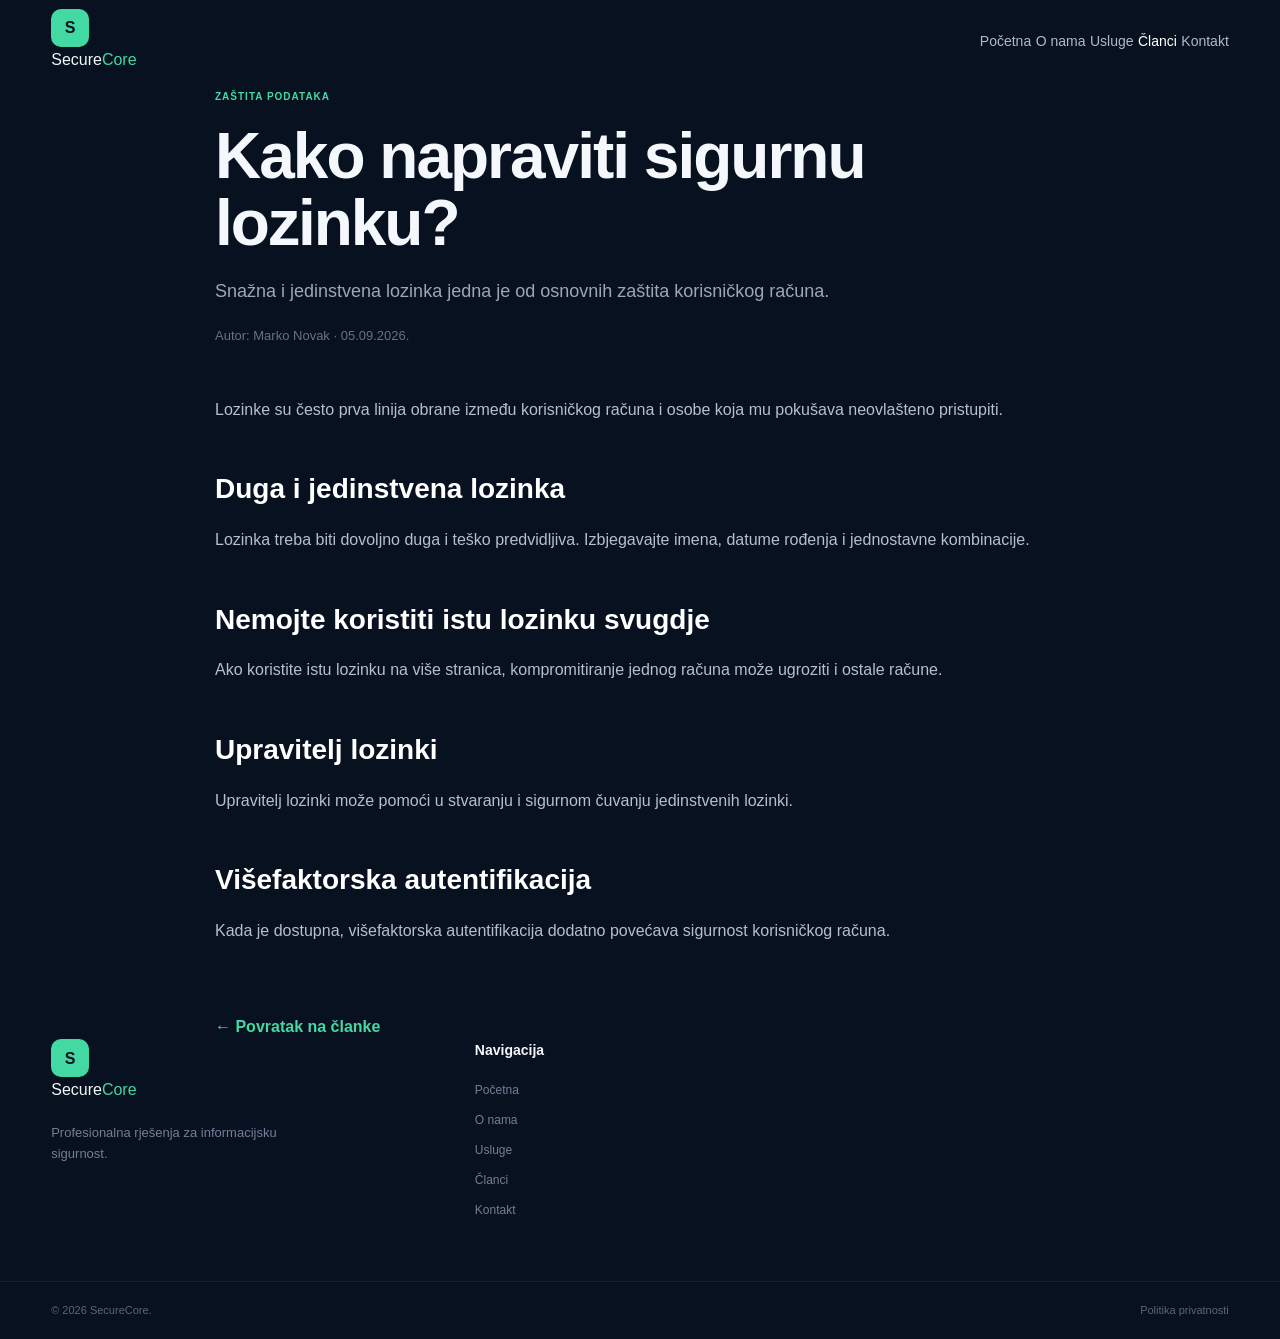
<file: clanci/lozinke.html>
<!DOCTYPE html>
<html lang="hr">

<head>

<meta charset="UTF-8">

<meta name="viewport" content="width=device-width, initial-scale=1.0">

<title>Kako napraviti sigurnu lozinku? | SecureCore</title>

<link rel="stylesheet" href="../style.css">

</head>

<body>


<header class="header">

<div class="container nav">

<a href="../index.html" class="logo">

<span class="logo-icon">S</span>

<span>
Secure<span>Core</span>
</span>

</a>


<nav class="navigation">

<a href="../index.html">Početna</a>

<a href="../onama.html">O nama</a>

<a href="../usluge.html">Usluge</a>

<a href="../clanci.html" class="active">Članci</a>

<a href="../kontakt.html">Kontakt</a>

</nav>

</div>

</header>


<main>

<section class="article-page">

<div class="article-container">

<div class="article-header">

<span class="article-category">
ZAŠTITA PODATAKA
</span>

<h1>
Kako napraviti sigurnu lozinku?
</h1>

<p class="article-intro">
Snažna i jedinstvena lozinka jedna je od osnovnih
zaštita korisničkog računa.
</p>

<div class="article-author">
Autor: Marko Novak · 05.09.2026.
</div>

</div>


<div class="article-content-full">

<p>
Lozinke su često prva linija obrane između korisničkog računa
i osobe koja mu pokušava neovlašteno pristupiti.
</p>


<h2>
Duga i jedinstvena lozinka
</h2>

<p>
Lozinka treba biti dovoljno duga i teško predvidljiva.
Izbjegavajte imena, datume rođenja i jednostavne kombinacije.
</p>


<h2>
Nemojte koristiti istu lozinku svugdje
</h2>

<p>
Ako koristite istu lozinku na više stranica, kompromitiranje
jednog računa može ugroziti i ostale račune.
</p>


<h2>
Upravitelj lozinki
</h2>

<p>
Upravitelj lozinki može pomoći u stvaranju i sigurnom
čuvanju jedinstvenih lozinki.
</p>


<h2>
Višefaktorska autentifikacija
</h2>

<p>
Kada je dostupna, višefaktorska autentifikacija dodatno
povećava sigurnost korisničkog računa.
</p>


<a href="../clanci.html" class="back-articles">
← Povratak na članke
</a>

</div>

</div>

</section>

</main>


<footer class="footer">

<div class="container footer-grid">

<div class="footer-brand">

<a href="../index.html" class="logo">

<span class="logo-icon">S</span>

<span>
Secure<span>Core</span>
</span>

</a>

<p>
Profesionalna rješenja za informacijsku sigurnost.
</p>

</div>


<div class="footer-column">

<h4>Navigacija</h4>

<a href="../index.html">Početna</a>

<a href="../onama.html">O nama</a>

<a href="../usluge.html">Usluge</a>

<a href="../clanci.html">Članci</a>

<a href="../kontakt.html">Kontakt</a>

</div>

</div>


<div class="footer-bottom">

<div class="container">

<p>
© 2026 SecureCore.
</p>

<a href="../privatnost.html">
Politika privatnosti
</a>

</div>

</div>

</footer>

</body>

</html>
</file>
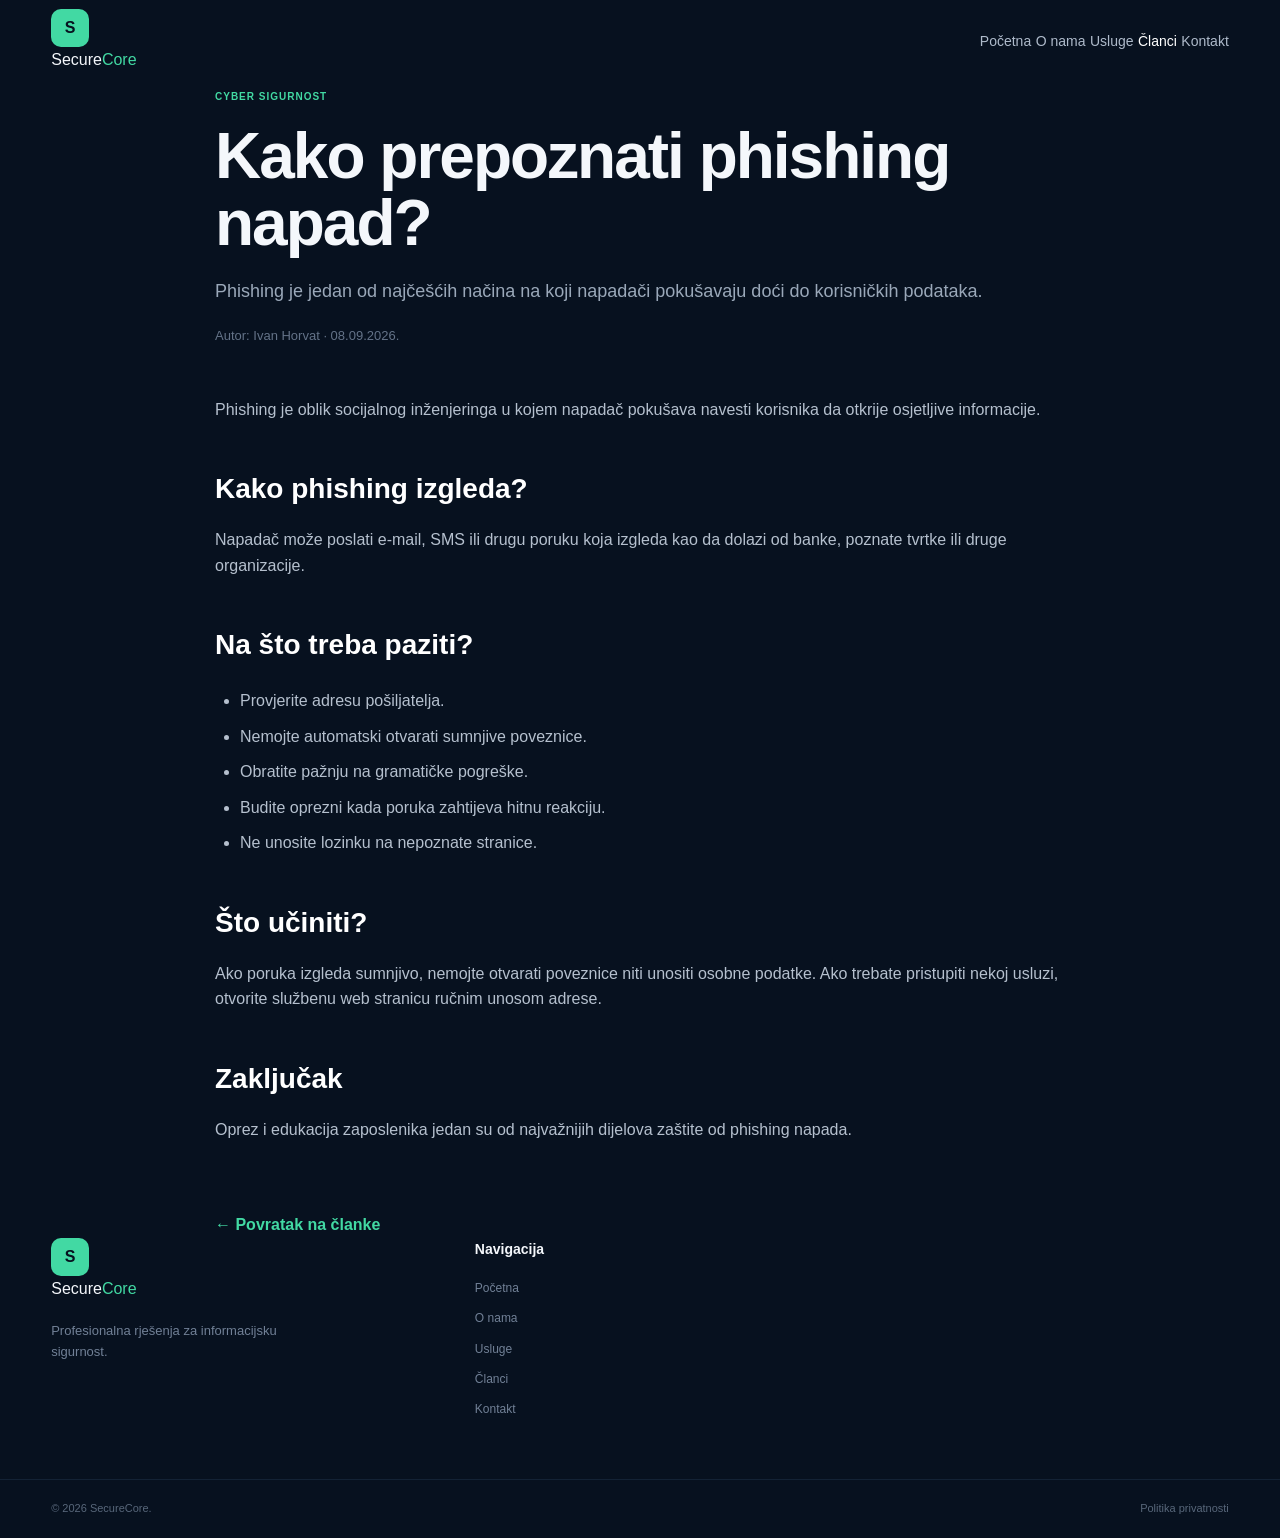
<file: clanci/phishing.html>
<!DOCTYPE html>
<html lang="hr">

<head>

<meta charset="UTF-8">

<meta name="viewport" content="width=device-width, initial-scale=1.0">

<title>Kako prepoznati phishing napad? | SecureCore</title>

<link rel="stylesheet" href="../style.css">

</head>

<body>


<header class="header">

<div class="container nav">

<a href="../index.html" class="logo">

<span class="logo-icon">S</span>

<span>
Secure<span>Core</span>
</span>

</a>


<nav class="navigation">

<a href="../index.html">Početna</a>

<a href="../onama.html">O nama</a>

<a href="../usluge.html">Usluge</a>

<a href="../clanci.html" class="active">Članci</a>

<a href="../kontakt.html">Kontakt</a>

</nav>

</div>

</header>


<main>

<section class="article-page">

<div class="article-container">

<div class="article-header">

<span class="article-category">
CYBER SIGURNOST
</span>

<h1>
Kako prepoznati phishing napad?
</h1>

<p class="article-intro">
Phishing je jedan od najčešćih načina na koji napadači
pokušavaju doći do korisničkih podataka.
</p>

<div class="article-author">
Autor: Ivan Horvat · 08.09.2026.
</div>

</div>


<div class="article-content-full">

<p>
Phishing je oblik socijalnog inženjeringa u kojem napadač
pokušava navesti korisnika da otkrije osjetljive informacije.
</p>


<h2>
Kako phishing izgleda?
</h2>

<p>
Napadač može poslati e-mail, SMS ili drugu poruku koja izgleda
kao da dolazi od banke, poznate tvrtke ili druge organizacije.
</p>


<h2>
Na što treba paziti?
</h2>

<ul>

<li>
Provjerite adresu pošiljatelja.
</li>

<li>
Nemojte automatski otvarati sumnjive poveznice.
</li>

<li>
Obratite pažnju na gramatičke pogreške.
</li>

<li>
Budite oprezni kada poruka zahtijeva hitnu reakciju.
</li>

<li>
Ne unosite lozinku na nepoznate stranice.
</li>

</ul>


<h2>
Što učiniti?
</h2>

<p>
Ako poruka izgleda sumnjivo, nemojte otvarati poveznice
niti unositi osobne podatke. Ako trebate pristupiti nekoj
usluzi, otvorite službenu web stranicu ručnim unosom adrese.
</p>


<h2>
Zaključak
</h2>

<p>
Oprez i edukacija zaposlenika jedan su od najvažnijih dijelova
zaštite od phishing napada.
</p>


<a href="../clanci.html" class="back-articles">
← Povratak na članke
</a>

</div>

</div>

</section>

</main>


<footer class="footer">

<div class="container footer-grid">

<div class="footer-brand">

<a href="../index.html" class="logo">

<span class="logo-icon">S</span>

<span>
Secure<span>Core</span>
</span>

</a>

<p>
Profesionalna rješenja za informacijsku sigurnost.
</p>

</div>


<div class="footer-column">

<h4>Navigacija</h4>

<a href="../index.html">Početna</a>

<a href="../onama.html">O nama</a>

<a href="../usluge.html">Usluge</a>

<a href="../clanci.html">Članci</a>

<a href="../kontakt.html">Kontakt</a>

</div>

</div>


<div class="footer-bottom">

<div class="container">

<p>
© 2026 SecureCore.
</p>

<a href="../privatnost.html">
Politika privatnosti
</a>

</div>

</div>

</footer>

</body>

</html>
</file>
<file: style.css>
* {
    margin: 0;
    padding: 0;
    box-sizing: border-box;
}

html {
    scroll-behavior: smooth;
}

body {
    font-family: "Inter", sans-serif;
    background: #07111f;
    color: #f4f7fb;
    line-height: 1.6;
}

a {
    text-decoration: none;
    color: inherit;
}

.container {
    width: min(1180px, 92%);
    margin: auto;
}


<<<<<<< HEAD

=======
/* ================= HEADER ================= */
>>>>>>> 93e79448983871c42f01111704886a15be9b3949

.header {
    position: sticky;
    top: 0;
    z-index: 1000;

    background: rgba(7, 17, 31, 0.92);
    backdrop-filter: blur(15px);

    border-bottom: 1px solid rgba(255,255,255,0.07);
}

.nav {
    min-height: 82px;

    display: flex;
    align-items: center;
    justify-content: space-between;
}


<<<<<<< HEAD

=======
/* LOGO */
>>>>>>> 93e79448983871c42f01111704886a15be9b3949

.logo {
    display: flex;
    align-items: center;
    gap: 10px;

    font-size: 20px;
    font-weight: 800;
}

.logo > span:last-child > span {
    color: #42d9a3;
}

.logo-icon {
    width: 38px;
    height: 38px;

    display: grid;
    place-items: center;

    background: #42d9a3;
    color: #07111f;

    border-radius: 10px;

    font-weight: 900;
}


<<<<<<< HEAD

=======
/* NAVIGATION */
>>>>>>> 93e79448983871c42f01111704886a15be9b3949

.navigation {
    display: flex;
    align-items: center;
    gap: 28px;
}

.navigation a {
    color: #aebaca;
    font-size: 14px;
    font-weight: 500;

    transition: 0.25s;
}

.navigation a:hover,
.navigation a.active {
    color: white;
}

.nav-button {
    background: #42d9a3 !important;
    color: #07111f !important;

    padding: 12px 19px;

    border-radius: 8px;

    font-weight: 700 !important;
}

.nav-button:hover {
    transform: translateY(-2px);
}


<<<<<<< HEAD

=======
/* ================= HERO ================= */
>>>>>>> 93e79448983871c42f01111704886a15be9b3949

.hero {
    padding: 110px 0 120px;

    background:
        radial-gradient(
            circle at 80% 30%,
            rgba(66,217,163,0.12),
            transparent 35%
        );
}

.hero-content {
    display: grid;

    grid-template-columns: 1.1fr 0.9fr;

    gap: 80px;

    align-items: center;
}

.badge {
    display: inline-flex;

    align-items: center;

    gap: 10px;

    padding: 8px 13px;

    border: 1px solid rgba(66,217,163,0.25);

    border-radius: 50px;

    color: #9eabbc;

    font-size: 12px;

    margin-bottom: 25px;
}

.badge span {
    width: 7px;
    height: 7px;

    border-radius: 50%;

    background: #42d9a3;
}

.hero h1 {
    font-size: clamp(48px, 7vw, 78px);

    line-height: 0.98;

    letter-spacing: -3px;

    margin-bottom: 30px;
}

.hero h1 span {
    color: #42d9a3;
}

.hero-text > p {
    max-width: 620px;

    color: #aebaca;

    font-size: 18px;

    margin-bottom: 35px;
}


<<<<<<< HEAD

=======
/* BUTTONS */
>>>>>>> 93e79448983871c42f01111704886a15be9b3949

.hero-buttons {
    display: flex;

    flex-wrap: wrap;

    gap: 15px;
}

.button {
    display: inline-flex;

    align-items: center;

    padding: 15px 22px;

    border-radius: 9px;

    font-size: 14px;

    font-weight: 700;

    transition: 0.25s;
}

.primary {
    background: #42d9a3;

    color: #07111f;
}

.primary:hover {
    transform: translateY(-3px);

    box-shadow:
        0 15px 30px rgba(66,217,163,0.15);
}

.secondary {
    border: 1px solid #26364a;

    color: white;
}

.secondary:hover {
    background: #111f31;
}


<<<<<<< HEAD
=======
/* TRUST */
>>>>>>> 93e79448983871c42f01111704886a15be9b3949

.trust {
    display: flex;

    gap: 35px;

    margin-top: 55px;

    padding-top: 25px;

    border-top: 1px solid rgba(255,255,255,0.08);
}

.trust-item {
    display: flex;

    flex-direction: column;
}

.trust-item strong {
    font-size: 18px;
}

.trust-item span {
    color: #78879a;

    font-size: 12px;
}


<<<<<<< HEAD

=======
/* ================= SECURITY CARD ================= */
>>>>>>> 93e79448983871c42f01111704886a15be9b3949

.security-card {
    padding: 35px;

    border: 1px solid rgba(66,217,163,0.18);

    background:
        linear-gradient(
            145deg,
            rgba(20,39,59,0.95),
            rgba(8,20,34,0.95)
        );

    border-radius: 22px;

    box-shadow:
        0 30px 80px rgba(0,0,0,0.3);
}

.card-top {
    display: flex;

    justify-content: space-between;

    color: #758397;

    font-size: 10px;

    letter-spacing: 1px;
}

.status {
    color: #42d9a3;
}

.shield {
    width: 100px;
    height: 100px;

    margin: 50px auto 30px;

    display: grid;

    place-items: center;

    border-radius: 50%;

    background: rgba(66,217,163,0.08);

    font-size: 48px;
}

.security-card h3 {
    text-align: center;

    font-size: 25px;

    margin-bottom: 12px;
}

.security-card h3 span {
    color: #42d9a3;
}

.security-card > p {
    color: #8492a5;

    text-align: center;

    font-size: 14px;

    margin-bottom: 30px;
}

.security-lines {
    display: flex;

    flex-direction: column;

    gap: 10px;
}

.security-lines div {
    display: flex;

    justify-content: space-between;

    padding: 13px 15px;

    background: rgba(255,255,255,0.035);

    border-radius: 7px;

    font-size: 13px;
}

.security-lines b {
    color: #42d9a3;
}


<<<<<<< HEAD

=======
/* ================= SECTIONS ================= */
>>>>>>> 93e79448983871c42f01111704886a15be9b3949

.section {
    padding: 110px 0;
}

.section-heading {
    max-width: 700px;

    margin-bottom: 55px;
}

.small-title {
    color: #42d9a3;

    font-size: 13px;

    font-weight: 700;

    letter-spacing: 2px;

    margin-bottom: 15px;
}

.section-heading h2 {
    font-size: clamp(34px, 5vw, 54px);

    line-height: 1.1;

    margin-bottom: 20px;
}

.section-heading h2 span {
    color: #42d9a3;
}

.section-heading p {
    color: #aebaca;

    font-size: 17px;
}


<<<<<<< HEAD

=======
/* ================= FEATURES ================= */
>>>>>>> 93e79448983871c42f01111704886a15be9b3949

.features {
    display: grid;

    grid-template-columns: repeat(3,1fr);

    gap: 20px;
}

.feature-card {
    padding: 35px;

    background: #0c1929;

    border: 1px solid #17283c;

    border-radius: 14px;

    transition: 0.3s;
}

.feature-card:hover {
    transform: translateY(-6px);

    border-color: rgba(66,217,163,0.35);
}

.feature-icon {
    width: 50px;
    height: 50px;

    display: grid;

    place-items: center;

    background: rgba(66,217,163,0.09);

    border-radius: 10px;

    font-size: 22px;

    margin-bottom: 25px;
}

.feature-card h3 {
    font-size: 20px;

    margin-bottom: 12px;
}

.feature-card p {
    color: #8290a3;

    font-size: 14px;

    margin-bottom: 20px;
}

.feature-card a {
    color: #42d9a3;

    font-size: 13px;

    font-weight: 700;
}


<<<<<<< HEAD

=======
/* ================= SERVICES ================= */
>>>>>>> 93e79448983871c42f01111704886a15be9b3949

.services-section {
    padding: 110px 0;

    background: #091522;
}

.services-grid {
    display: grid;

    grid-template-columns: repeat(2,1fr);

    gap: 20px;
}

.service {
    display: block;

    padding: 35px;

    background: #0c1929;

    border: 1px solid #17283c;

    border-radius: 14px;

    transition: 0.3s;
}

.service:hover {
    transform: translateY(-5px);

    border-color: rgba(66,217,163,0.3);
}

.service-number {
    color: #42d9a3;

    font-size: 13px;

    font-weight: 700;

    margin-bottom: 25px;
}

.service h3 {
    font-size: 22px;

    margin-bottom: 12px;
}

.service p {
    color: #8290a3;

    font-size: 14px;

    margin-bottom: 20px;
}

.service span {
    color: #42d9a3;

    font-size: 13px;

    font-weight: 700;
}


<<<<<<< HEAD

=======
/* ================= CTA ================= */
>>>>>>> 93e79448983871c42f01111704886a15be9b3949

.cta {
    padding: 80px 0;
}

.cta-box {
    display: flex;

    justify-content: space-between;

    align-items: center;

    gap: 40px;

    padding: 55px;

    border-radius: 20px;

    background:
        linear-gradient(
            135deg,
            #0d2734,
            #102437
        );

    border: 1px solid rgba(66,217,163,0.2);
}

.cta h2 {
    max-width: 650px;

    font-size: clamp(30px,4vw,45px);

    line-height: 1.1;

    margin-bottom: 15px;
}

.cta p {
    color: #8f9daf;
}

.white {
    background: white;

    color: #07111f;
}


<<<<<<< HEAD
=======
/* ================= ARTICLES ================= */
>>>>>>> 93e79448983871c42f01111704886a15be9b3949

.articles-heading {
    max-width: none;

    display: flex;

    justify-content: space-between;

    align-items: end;
}

.all-articles {
    color: #42d9a3;

    font-size: 14px;

    font-weight: 700;
}

.articles {
    display: grid;

    grid-template-columns: repeat(3,1fr);

    gap: 20px;
}

.article-card {
    display: block;

    overflow: hidden;

    background: #0c1929;

    border: 1px solid #17283c;

    border-radius: 14px;

    transition: 0.3s;
}

.article-card:hover {
    transform: translateY(-6px);

    border-color: rgba(66,217,163,0.35);
}

.article-image {
    height: 170px;

    display: grid;

    place-items: center;

    background:
        radial-gradient(
            circle,
            rgba(66,217,163,0.15),
            transparent 65%
        );

    font-size: 55px;
}

.article-content {
    padding: 25px;
}

.article-category {
    color: #42d9a3;

    font-size: 10px;

    font-weight: 700;

    letter-spacing: 1px;
}

.article-content h3 {
    font-size: 19px;

    margin: 10px 0;
}

.article-content p {
    color: #8290a3;

    font-size: 13px;

    margin-bottom: 20px;
}

.article-meta {
    color: #637287;

    font-size: 11px;
}

.read-more {
    display: block;

    margin-top: 15px;

    color: #42d9a3;

    font-size: 13px;

    font-weight: 700;
}


<<<<<<< HEAD

=======
/* ================= NEWSLETTER ================= */
>>>>>>> 93e79448983871c42f01111704886a15be9b3949

.newsletter {
    padding: 75px 0;

    background: #091522;

    border-top: 1px solid #13263a;

    border-bottom: 1px solid #13263a;
}

.newsletter-content {
    display: flex;

    align-items: center;

    justify-content: space-between;

    gap: 50px;
}

.newsletter h2 {
    font-size: 35px;

    line-height: 1.1;

    margin-bottom: 12px;
}

.newsletter p {
    color: #8290a3;
}

.newsletter-form {
    display: flex;

    min-width: 420px;

    padding: 5px;

    background: #0c1929;

    border: 1px solid #21344a;

    border-radius: 9px;
}

.newsletter-form input {
    flex: 1;

    min-width: 0;

    padding: 13px;

    background: transparent;

    border: none;

    outline: none;

    color: white;

    font-family: inherit;
}

.newsletter-form button {
    border: none;

    background: #42d9a3;

    color: #07111f;

    padding: 0 20px;

    border-radius: 6px;

    font-weight: 700;

    cursor: pointer;
}


<<<<<<< HEAD

=======
/* ================= FOOTER ================= */
>>>>>>> 93e79448983871c42f01111704886a15be9b3949

.footer {
    background: #050d17;

    padding-top: 70px;
}

.footer-grid {
    display: grid;

    grid-template-columns: 2fr 1fr 1fr 1.5fr;

    gap: 50px;

    padding-bottom: 60px;
}

.footer-brand p {
    max-width: 280px;

    color: #718096;

    font-size: 13px;

    margin: 20px 0;
}

.socials {
    display: flex;

    gap: 10px;
}

.socials a {
    width: 35px;
    height: 35px;

    display: grid;

    place-items: center;

    background: #0d1927;

    border: 1px solid #1a2a3e;

    border-radius: 7px;

    color: #a8b4c3;

    font-weight: 700;

    transition: 0.25s;
}

.socials a:hover {
    color: #42d9a3;

    border-color: #42d9a3;
}

.footer-column {
    display: flex;

    flex-direction: column;

    gap: 11px;
}

.footer-column h4 {
    margin-bottom: 8px;

    font-size: 14px;
}

.footer-column a,
.footer-column p {
    color: #718096;

    font-size: 12px;
}

.footer-column a:hover {
    color: #42d9a3;
}

.footer-bottom {
    border-top: 1px solid #132235;

    padding: 20px 0;
}

.footer-bottom .container {
    display: flex;

    justify-content: space-between;

    color: #58677a;

    font-size: 11px;
}

.footer-bottom a:hover {
    color: #42d9a3;
}


<<<<<<< HEAD

=======
/* ================= ARTICLE PAGE ================= */
>>>>>>> 93e79448983871c42f01111704886a15be9b3949

.article-page {
    padding: 100px 0;
}

.article-container {
    max-width: 850px;

    margin: auto;
}

.article-header {
    margin-bottom: 50px;
}

.article-header h1 {
    font-size: clamp(38px,6vw,64px);

    line-height: 1.05;

    letter-spacing: -2px;

    margin: 15px 0 20px;
}

.article-intro {
    color: #9aa8b9;

    font-size: 18px;

    margin-bottom: 20px;
}

.article-author {
    color: #647388;

    font-size: 13px;
}

.article-content-full {
    color: #b5c0ce;

    font-size: 16px;
}

.article-content-full h2 {
    color: white;

    font-size: 28px;

    margin-top: 45px;

    margin-bottom: 15px;
}

.article-content-full p {
    margin-bottom: 20px;
}

.article-content-full ul {
    margin: 20px 0 30px;

    padding-left: 25px;
}

.article-content-full li {
    margin-bottom: 10px;
}

.article-content-full strong {
    color: white;
}

.back-articles {
    display: inline-block;

    margin-top: 50px;

    color: #42d9a3;

    font-weight: 700;
}


<<<<<<< HEAD

=======
/* ================= OTHER PAGES ================= */
>>>>>>> 93e79448983871c42f01111704886a15be9b3949

.page-header {
    padding: 100px 0 70px;

    background:
        radial-gradient(
            circle at 70% 20%,
            rgba(66,217,163,0.10),
            transparent 35%
        );
}

.page-header h1 {
    font-size: clamp(40px,6vw,65px);

    line-height: 1.05;

    margin-bottom: 20px;
}

.page-header p {
    max-width: 700px;

    color: #9aa8b9;

    font-size: 17px;
}

.content-section {
    padding: 80px 0;
}

.content-box {
    max-width: 900px;

    margin: auto;
}

.content-box h2 {
    font-size: 32px;

    margin-bottom: 15px;
}

.content-box h3 {
    font-size: 22px;

    margin-top: 40px;

    margin-bottom: 10px;
}

.content-box p {
    color: #9aa8b9;

    margin-bottom: 20px;
}


<<<<<<< HEAD

=======
/* ================= PRICE TABLE ================= */
>>>>>>> 93e79448983871c42f01111704886a15be9b3949

.price-grid {
    display: grid;

    grid-template-columns: repeat(3,1fr);

    gap: 20px;
}

.price-card {
    padding: 35px;

    background: #0c1929;

    border: 1px solid #17283c;

    border-radius: 15px;
}

.price-card.featured {
    border-color: #42d9a3;

    transform: scale(1.03);
}

.price-card h3 {
    font-size: 21px;

    margin-bottom: 10px;
}

.price {
    font-size: 35px;

    font-weight: 800;

    margin: 20px 0;
}

.price span {
    color: #78879a;

    font-size: 13px;

    font-weight: 400;
}

.price-card ul {
    list-style: none;

    margin-bottom: 25px;
}

.price-card li {
    color: #8d9bad;

    padding: 8px 0;

    font-size: 13px;
}

.price-card li::before {
    content: "✓";

    color: #42d9a3;

    margin-right: 8px;
}


<<<<<<< HEAD

=======
/* ================= CONTACT ================= */
>>>>>>> 93e79448983871c42f01111704886a15be9b3949

.contact-grid {
    display: grid;

    grid-template-columns: 1fr 1fr;

    gap: 30px;
}

.contact-form {
    display: flex;

    flex-direction: column;

    gap: 15px;
}

.contact-form label {
    color: #d7dfe8;

    font-size: 13px;

    font-weight: 600;
}

.contact-form input,
.contact-form textarea {
    width: 100%;

    padding: 14px;

    background: #0c1929;

    color: white;

    border: 1px solid #203248;

    border-radius: 8px;

    outline: none;

    font-family: inherit;
}

.contact-form textarea {
    min-height: 160px;

    resize: vertical;
}

.contact-form input:focus,
.contact-form textarea:focus {
    border-color: #42d9a3;
}

.contact-form button {
    border: none;

    padding: 15px;

    background: #42d9a3;

    color: #07111f;

    border-radius: 8px;

    font-weight: 700;

    cursor: pointer;
}

.contact-info {
    padding: 35px;

    background: #0c1929;

    border: 1px solid #17283c;

    border-radius: 15px;
}

.contact-info h3 {
    margin-bottom: 25px;
}

.contact-item {
    margin-bottom: 20px;
}

.contact-item strong {
    display: block;

    margin-bottom: 5px;
}

.contact-item span {
    color: #8391a4;

    font-size: 14px;
}


<<<<<<< HEAD

=======
/* ================= RESPONSIVE ================= */
>>>>>>> 93e79448983871c42f01111704886a15be9b3949

@media (max-width: 950px) {

    .navigation {
        gap: 14px;
    }

    .navigation a {
        font-size: 12px;
    }

    .hero-content {
        grid-template-columns: 1fr;

        gap: 60px;
    }

    .features {
        grid-template-columns: 1fr;
    }

    .articles {
        grid-template-columns: 1fr 1fr;
    }

    .footer-grid {
        grid-template-columns: 1fr 1fr;
    }

    .newsletter-content {
        flex-direction: column;

        align-items: flex-start;
    }

    .newsletter-form {
        width: 100%;

        min-width: 0;
    }

    .price-grid {
        grid-template-columns: 1fr;
    }

    .price-card.featured {
        transform: none;
    }

    .contact-grid {
        grid-template-columns: 1fr;
    }
}


@media (max-width: 700px) {

    .navigation {
        display: none;
    }

    .hero {
        padding: 75px 0;
    }

    .hero-text {
        text-align: center;
    }

    .hero-text > p {
        margin-left: auto;
        margin-right: auto;
    }

    .hero-buttons,
    .trust {
        justify-content: center;
    }

    .trust {
        flex-direction: column;

        gap: 15px;
    }

    .section {
        padding: 75px 0;
    }

    .services-grid,
    .articles {
        grid-template-columns: 1fr;
    }

    .articles-heading {
        flex-direction: column;

        align-items: flex-start;

        gap: 20px;
    }

    .cta-box {
        flex-direction: column;

        align-items: flex-start;

        padding: 35px;
    }

    .footer-grid {
        grid-template-columns: 1fr;
    }

    .footer-bottom .container {
        flex-direction: column;

        gap: 10px;
    }

    .newsletter-form {
        flex-direction: column;

        gap: 5px;
    }

    .newsletter-form button {
        padding: 13px;
    }
}
</file>
